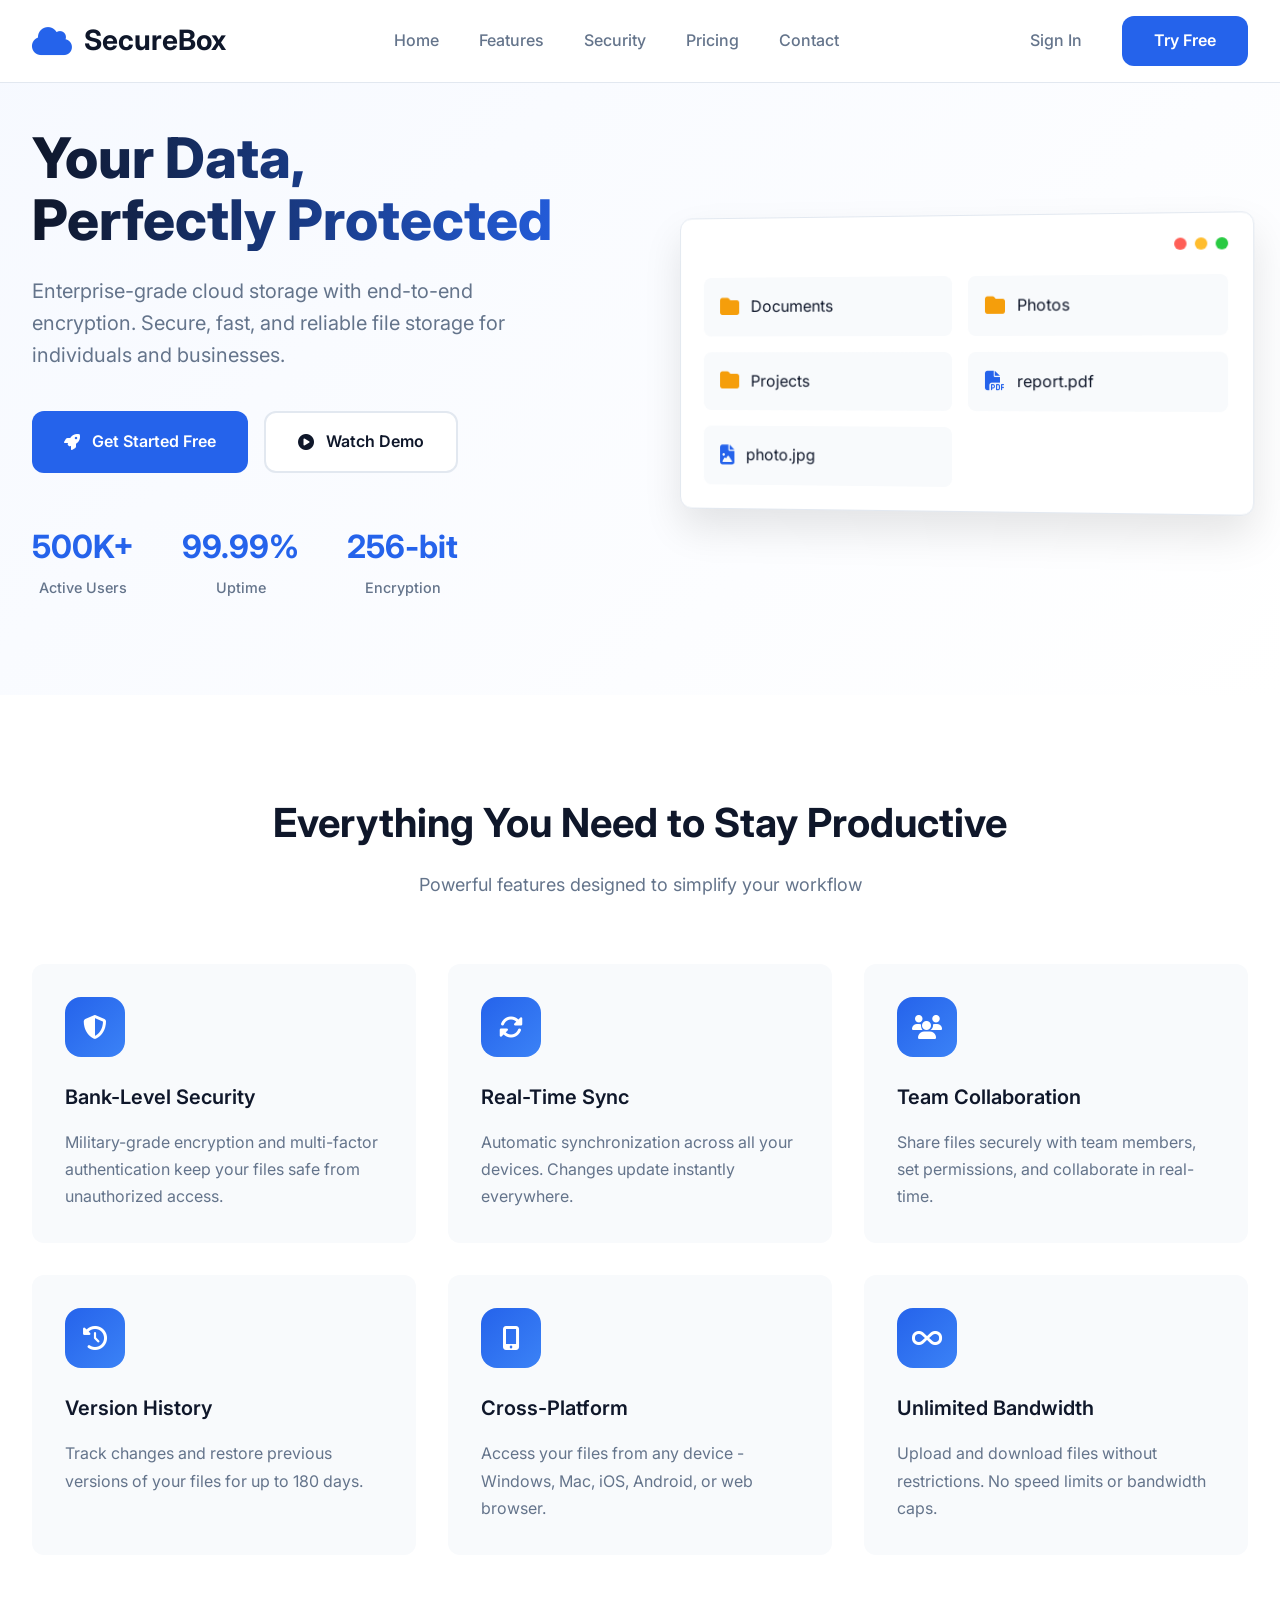
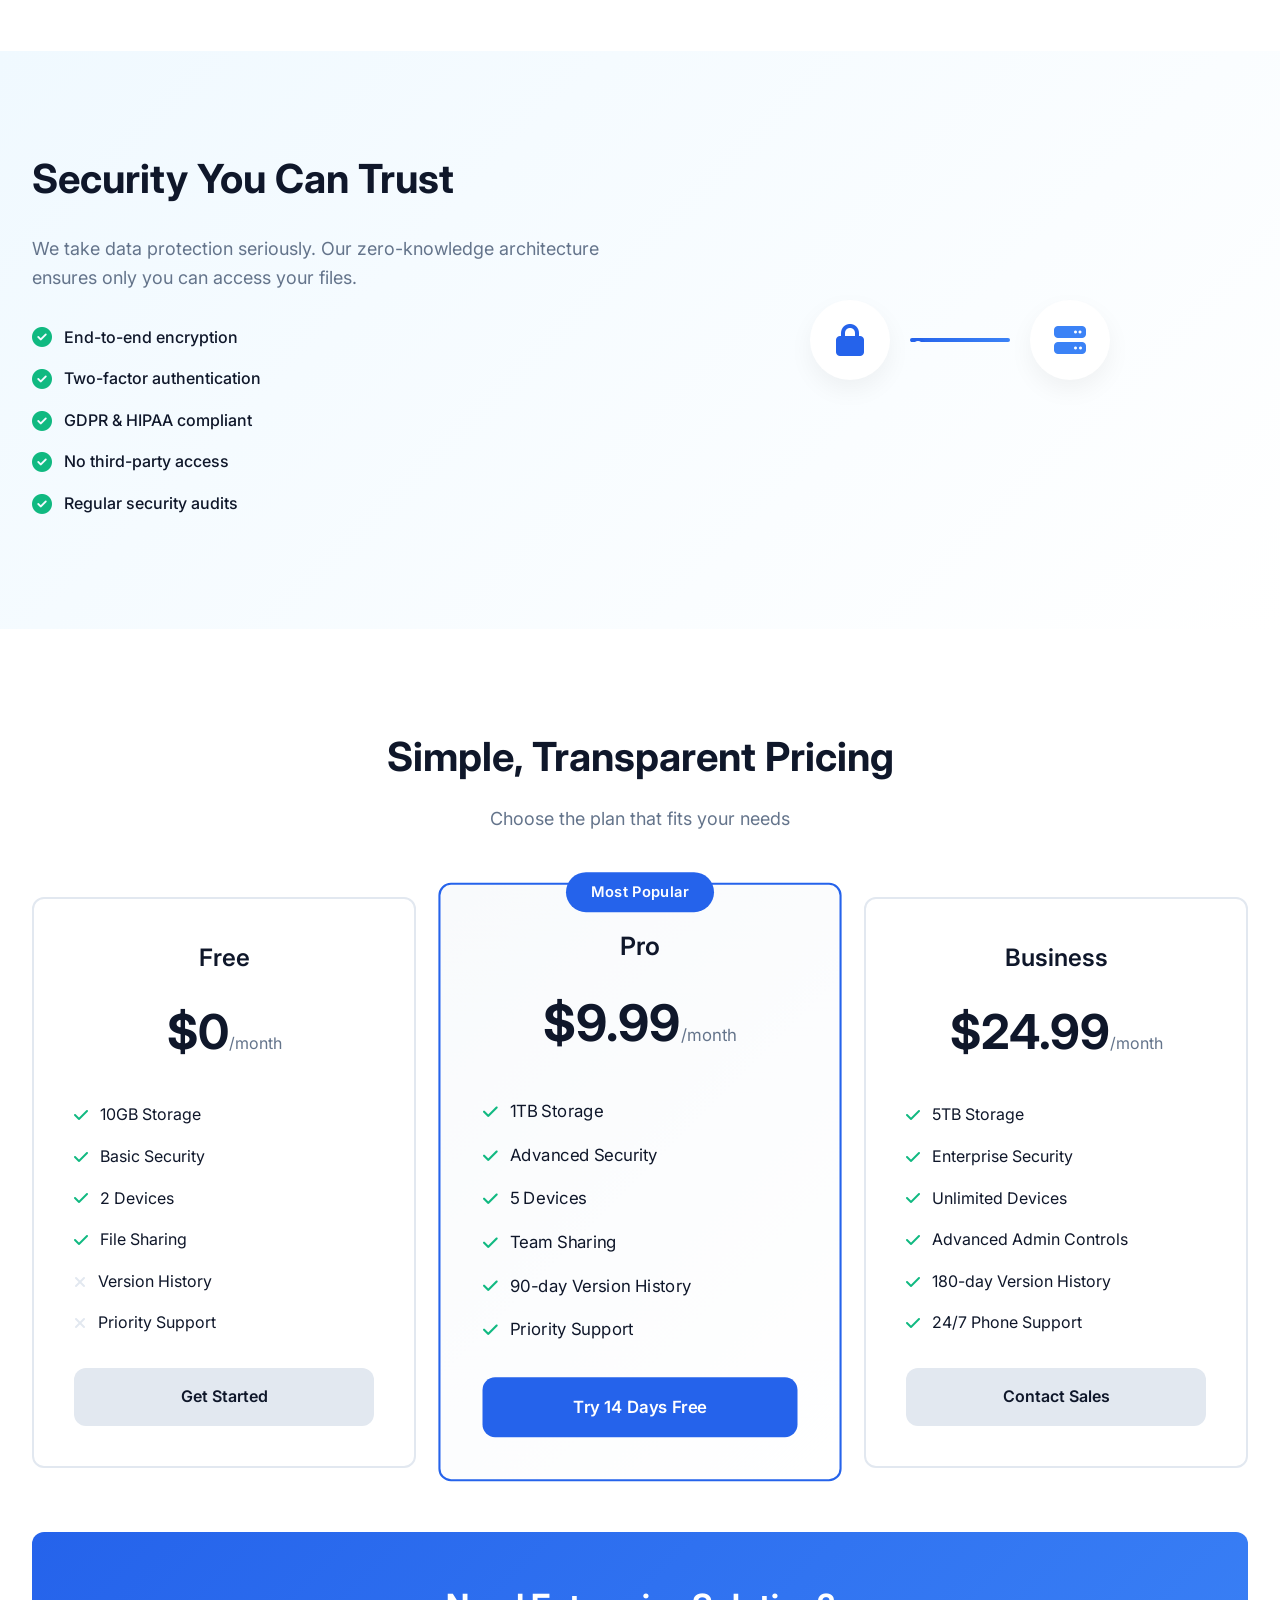
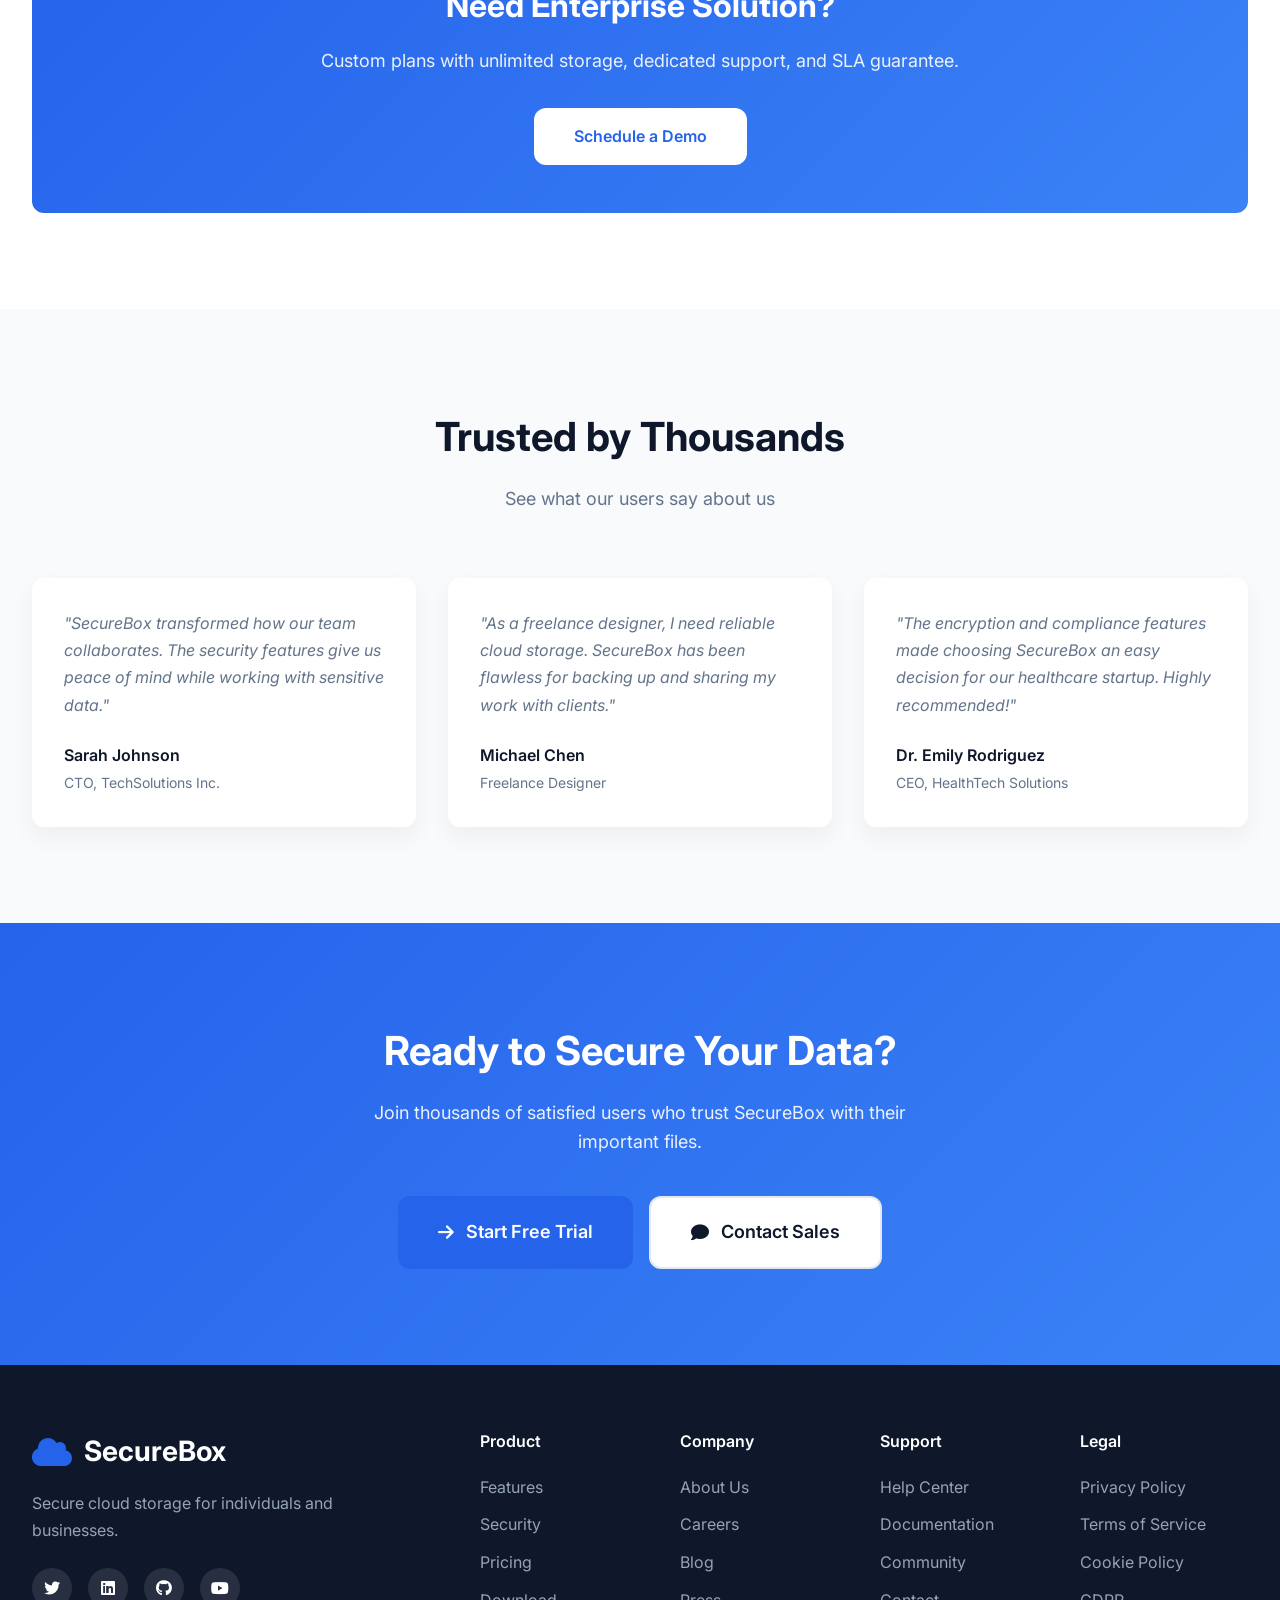
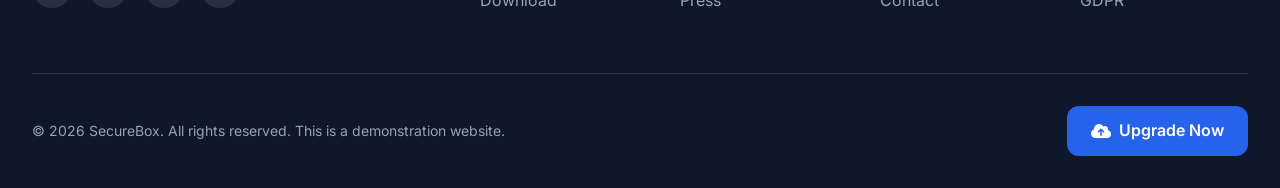
<file: html/index.html>
<!DOCTYPE html>
<html lang="en">
<head>
    <meta charset="UTF-8">
    <meta name="viewport" content="width=device-width, initial-scale=1.0">
    <title>SecureBox - Secure Cloud Storage</title>
    <link rel="stylesheet" href="css/style.css">
    <link rel="stylesheet" href="https://cdnjs.cloudflare.com/ajax/libs/font-awesome/6.4.0/css/all.min.css">
    <link rel="preconnect" href="https://fonts.googleapis.com">
    <link rel="preconnect" href="https://fonts.gstatic.com" crossorigin>
    <link href="https://fonts.googleapis.com/css2?family=Inter:wght@300;400;500;600;700&display=swap" rel="stylesheet">
</head>
<body>
    <nav class="navbar">
        <div class="container">
            <div class="logo">
                <i class="fas fa-cloud"></i>
                <span>SecureBox</span>
            </div>
            <ul class="nav-links">
                <li><a href="#home">Home</a></li>
                <li><a href="#features">Features</a></li>
                <li><a href="#security">Security</a></li>
                <li><a href="#pricing">Pricing</a></li>
                <li><a href="#contact">Contact</a></li>
            </ul>
            <div class="nav-buttons">
                <a href="#" class="btn-login">Sign In</a>
                <a href="#pricing" class="btn-trial">Try Free</a>
            </div>
        </div>
    </nav>

    <section class="hero" id="home">
        <div class="container">
            <div class="hero-content">
                <h1>Your Data,<br>Perfectly Protected</h1>
                <p class="subtitle">Enterprise-grade cloud storage with end-to-end encryption. Secure, fast, and reliable file storage for individuals and businesses.</p>
                <div class="hero-buttons">
                    <a href="#pricing" class="btn-primary">
                        <i class="fas fa-rocket"></i> Get Started Free
                    </a>
                    <a href="#features" class="btn-secondary">
                        <i class="fas fa-play-circle"></i> Watch Demo
                    </a>
                </div>
                <div class="hero-stats">
                    <div class="stat-item">
                        <div class="stat-number">500K+</div>
                        <div class="stat-label">Active Users</div>
                    </div>
                    <div class="stat-item">
                        <div class="stat-number">99.99%</div>
                        <div class="stat-label">Uptime</div>
                    </div>
                    <div class="stat-item">
                        <div class="stat-number">256-bit</div>
                        <div class="stat-label">Encryption</div>
                    </div>
                </div>
            </div>
            <div class="hero-image">
                <div class="mockup-dashboard">
                    <div class="mockup-header">
                        <div class="mockup-dots">
                            <span class="dot red"></span>
                            <span class="dot yellow"></span>
                            <span class="dot green"></span>
                        </div>
                    </div>
                    <div class="mockup-content">
                        <div class="folder">
                            <i class="fas fa-folder"></i>
                            <span>Documents</span>
                        </div>
                        <div class="folder">
                            <i class="fas fa-folder"></i>
                            <span>Photos</span>
                        </div>
                        <div class="folder">
                            <i class="fas fa-folder"></i>
                            <span>Projects</span>
                        </div>
                        <div class="file">
                            <i class="fas fa-file-pdf"></i>
                            <span>report.pdf</span>
                        </div>
                        <div class="file">
                            <i class="fas fa-file-image"></i>
                            <span>photo.jpg</span>
                        </div>
                    </div>
                </div>
            </div>
        </div>
    </section>

    <section class="features" id="features">
        <div class="container">
            <div class="section-header">
                <h2>Everything You Need to Stay Productive</h2>
                <p>Powerful features designed to simplify your workflow</p>
            </div>
            <div class="features-grid">
                <div class="feature-card">
                    <div class="feature-icon">
                        <i class="fas fa-shield-alt"></i>
                    </div>
                    <h3>Bank-Level Security</h3>
                    <p>Military-grade encryption and multi-factor authentication keep your files safe from unauthorized access.</p>
                </div>
                <div class="feature-card">
                    <div class="feature-icon">
                        <i class="fas fa-sync-alt"></i>
                    </div>
                    <h3>Real-Time Sync</h3>
                    <p>Automatic synchronization across all your devices. Changes update instantly everywhere.</p>
                </div>
                <div class="feature-card">
                    <div class="feature-icon">
                        <i class="fas fa-users"></i>
                    </div>
                    <h3>Team Collaboration</h3>
                    <p>Share files securely with team members, set permissions, and collaborate in real-time.</p>
                </div>
                <div class="feature-card">
                    <div class="feature-icon">
                        <i class="fas fa-history"></i>
                    </div>
                    <h3>Version History</h3>
                    <p>Track changes and restore previous versions of your files for up to 180 days.</p>
                </div>
                <div class="feature-card">
                    <div class="feature-icon">
                        <i class="fas fa-mobile-alt"></i>
                    </div>
                    <h3>Cross-Platform</h3>
                    <p>Access your files from any device - Windows, Mac, iOS, Android, or web browser.</p>
                </div>
                <div class="feature-card">
                    <div class="feature-icon">
                        <i class="fas fa-infinity"></i>
                    </div>
                    <h3>Unlimited Bandwidth</h3>
                    <p>Upload and download files without restrictions. No speed limits or bandwidth caps.</p>
                </div>
            </div>
        </div>
    </section>

    <section class="security" id="security">
        <div class="container">
            <div class="security-content">
                <div class="security-text">
                    <h2>Security You Can Trust</h2>
                    <p>We take data protection seriously. Our zero-knowledge architecture ensures only you can access your files.</p>
                    <ul class="security-list">
                        <li>
                            <i class="fas fa-check-circle"></i>
                            <span>End-to-end encryption</span>
                        </li>
                        <li>
                            <i class="fas fa-check-circle"></i>
                            <span>Two-factor authentication</span>
                        </li>
                        <li>
                            <i class="fas fa-check-circle"></i>
                            <span>GDPR & HIPAA compliant</span>
                        </li>
                        <li>
                            <i class="fas fa-check-circle"></i>
                            <span>No third-party access</span>
                        </li>
                        <li>
                            <i class="fas fa-check-circle"></i>
                            <span>Regular security audits</span>
                        </li>
                    </ul>
                </div>
                <div class="security-visual">
                    <div class="encryption-animation">
                        <div class="lock-icon">
                            <i class="fas fa-lock"></i>
                        </div>
                        <div class="data-flow">
                            <div class="data-node"></div>
                            <div class="data-node"></div>
                            <div class="data-node"></div>
                        </div>
                        <div class="server-icon">
                            <i class="fas fa-server"></i>
                        </div>
                    </div>
                </div>
            </div>
        </div>
    </section>

    <section class="pricing" id="pricing">
        <div class="container">
            <div class="section-header">
                <h2>Simple, Transparent Pricing</h2>
                <p>Choose the plan that fits your needs</p>
            </div>
            <div class="pricing-cards">
                <div class="pricing-card">
                    <div class="plan-header">
                        <h3>Free</h3>
                        <div class="price">$0<span>/month</span></div>
                    </div>
                    <ul class="plan-features">
                        <li><i class="fas fa-check"></i> 10GB Storage</li>
                        <li><i class="fas fa-check"></i> Basic Security</li>
                        <li><i class="fas fa-check"></i> 2 Devices</li>
                        <li><i class="fas fa-check"></i> File Sharing</li>
                        <li><i class="fas fa-times"></i> Version History</li>
                        <li><i class="fas fa-times"></i> Priority Support</li>
                    </ul>
                    <a href="#" class="btn-plan">Get Started</a>
                </div>
                
                <div class="pricing-card popular">
                    <div class="popular-badge">Most Popular</div>
                    <div class="plan-header">
                        <h3>Pro</h3>
                        <div class="price">$9.99<span>/month</span></div>
                    </div>
                    <ul class="plan-features">
                        <li><i class="fas fa-check"></i> 1TB Storage</li>
                        <li><i class="fas fa-check"></i> Advanced Security</li>
                        <li><i class="fas fa-check"></i> 5 Devices</li>
                        <li><i class="fas fa-check"></i> Team Sharing</li>
                        <li><i class="fas fa-check"></i> 90-day Version History</li>
                        <li><i class="fas fa-check"></i> Priority Support</li>
                    </ul>
                    <a href="#" class="btn-plan btn-popular">Try 14 Days Free</a>
                </div>
                
                <div class="pricing-card">
                    <div class="plan-header">
                        <h3>Business</h3>
                        <div class="price">$24.99<span>/month</span></div>
                    </div>
                    <ul class="plan-features">
                        <li><i class="fas fa-check"></i> 5TB Storage</li>
                        <li><i class="fas fa-check"></i> Enterprise Security</li>
                        <li><i class="fas fa-check"></i> Unlimited Devices</li>
                        <li><i class="fas fa-check"></i> Advanced Admin Controls</li>
                        <li><i class="fas fa-check"></i> 180-day Version History</li>
                        <li><i class="fas fa-check"></i> 24/7 Phone Support</li>
                    </ul>
                    <a href="#" class="btn-plan">Contact Sales</a>
                </div>
            </div>
            
            <div class="enterprise-cta">
                <h3>Need Enterprise Solution?</h3>
                <p>Custom plans with unlimited storage, dedicated support, and SLA guarantee.</p>
                <a href="#contact" class="btn-enterprise">Schedule a Demo</a>
            </div>
        </div>
    </section>

    <section class="testimonials">
        <div class="container">
            <div class="section-header">
                <h2>Trusted by Thousands</h2>
                <p>See what our users say about us</p>
            </div>
            <div class="testimonial-grid">
                <div class="testimonial-card">
                    <div class="testimonial-content">
                        <p>"SecureBox transformed how our team collaborates. The security features give us peace of mind while working with sensitive data."</p>
                    </div>
                    <div class="testimonial-author">
                        <div class="author-info">
                            <h4>Sarah Johnson</h4>
                            <p>CTO, TechSolutions Inc.</p>
                        </div>
                    </div>
                </div>
                
                <div class="testimonial-card">
                    <div class="testimonial-content">
                        <p>"As a freelance designer, I need reliable cloud storage. SecureBox has been flawless for backing up and sharing my work with clients."</p>
                    </div>
                    <div class="testimonial-author">
                        <div class="author-info">
                            <h4>Michael Chen</h4>
                            <p>Freelance Designer</p>
                        </div>
                    </div>
                </div>
                
                <div class="testimonial-card">
                    <div class="testimonial-content">
                        <p>"The encryption and compliance features made choosing SecureBox an easy decision for our healthcare startup. Highly recommended!"</p>
                    </div>
                    <div class="testimonial-author">
                        <div class="author-info">
                            <h4>Dr. Emily Rodriguez</h4>
                            <p>CEO, HealthTech Solutions</p>
                        </div>
                    </div>
                </div>
            </div>
        </div>
    </section>

    <section class="cta-section">
        <div class="container">
            <div class="cta-content">
                <h2>Ready to Secure Your Data?</h2>
                <p>Join thousands of satisfied users who trust SecureBox with their important files.</p>
                <div class="cta-buttons">
                    <a href="#pricing" class="btn-primary btn-large">
                        <i class="fas fa-arrow-right"></i> Start Free Trial
                    </a>
                    <a href="#contact" class="btn-secondary btn-large">
                        <i class="fas fa-comment"></i> Contact Sales
                    </a>
                </div>
            </div>
        </div>
    </section>

    <footer id="contact">
        <div class="container">
            <div class="footer-content">
                <div class="footer-brand">
                    <div class="logo">
                        <i class="fas fa-cloud"></i>
                        <span>SecureBox</span>
                    </div>
                    <p class="footer-description">Secure cloud storage for individuals and businesses.</p>
                    <div class="social-links">
                        <a href="#"><i class="fab fa-twitter"></i></a>
                        <a href="#"><i class="fab fa-linkedin"></i></a>
                        <a href="#"><i class="fab fa-github"></i></a>
                        <a href="#"><i class="fab fa-youtube"></i></a>
                    </div>
                </div>
                
                <div class="footer-links">
                    <div class="link-group">
                        <h4>Product</h4>
                        <ul>
                            <li><a href="#features">Features</a></li>
                            <li><a href="#security">Security</a></li>
                            <li><a href="#pricing">Pricing</a></li>
                            <li><a href="#">Download</a></li>
                        </ul>
                    </div>
                    
                    <div class="link-group">
                        <h4>Company</h4>
                        <ul>
                            <li><a href="#">About Us</a></li>
                            <li><a href="#">Careers</a></li>
                            <li><a href="#">Blog</a></li>
                            <li><a href="#">Press</a></li>
                        </ul>
                    </div>
                    
                    <div class="link-group">
                        <h4>Support</h4>
                        <ul>
                            <li><a href="#">Help Center</a></li>
                            <li><a href="#">Documentation</a></li>
                            <li><a href="#">Community</a></li>
                            <li><a href="#contact">Contact</a></li>
                        </ul>
                    </div>
                    
                    <div class="link-group">
                        <h4>Legal</h4>
                        <ul>
                            <li><a href="#">Privacy Policy</a></li>
                            <li><a href="#">Terms of Service</a></li>
                            <li><a href="#">Cookie Policy</a></li>
                            <li><a href="#">GDPR</a></li>
                        </ul>
                    </div>
                </div>
            </div>
            
            <div class="footer-bottom">
                <div class="copyright">
                    <p>&copy; 2024 SecureBox. All rights reserved. This is a demonstration website.</p>
                </div>
                <div class="footer-cta">
                    <a href="#" class="btn-upgrade">
                        <i class="fas fa-cloud-upload-alt"></i> Upgrade Now
                    </a>
                </div>
            </div>
        </div>
    </footer>

    <script src="js/script.js"></script>
</body>
</html>
</file>
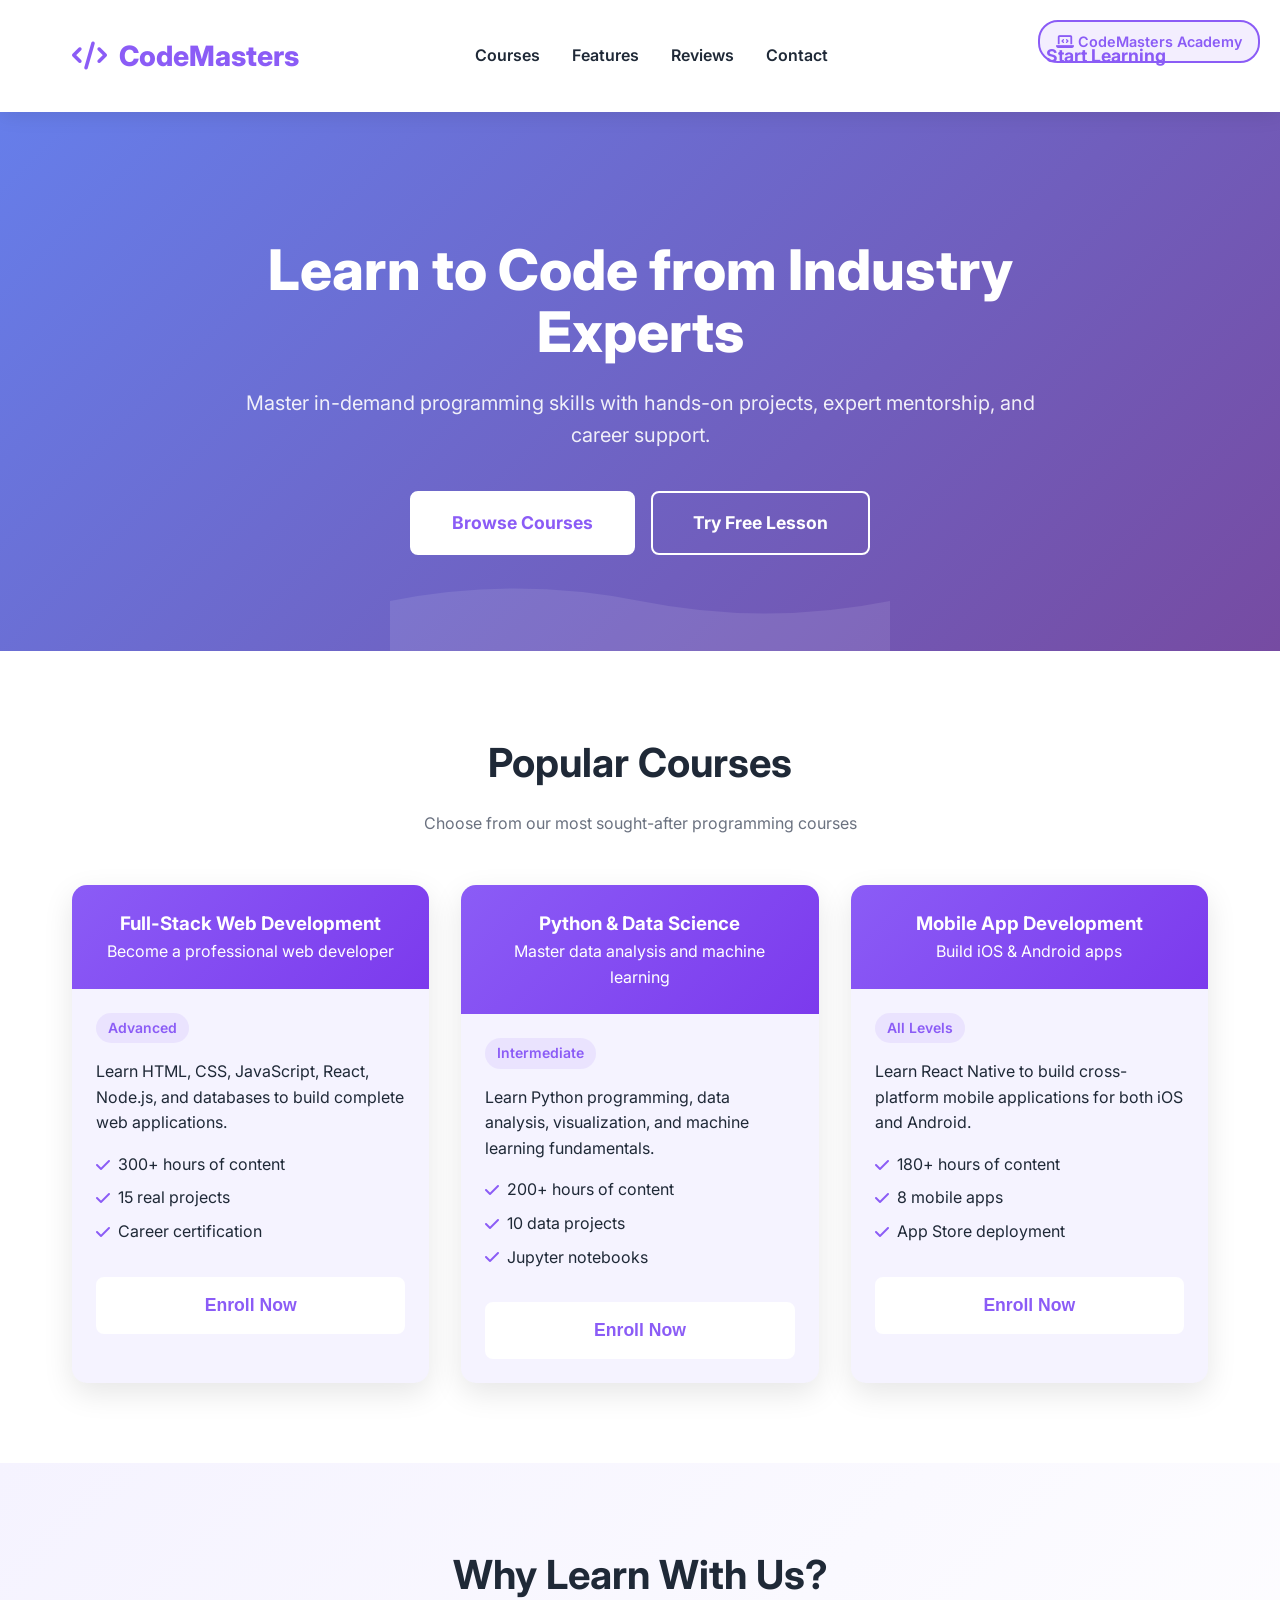
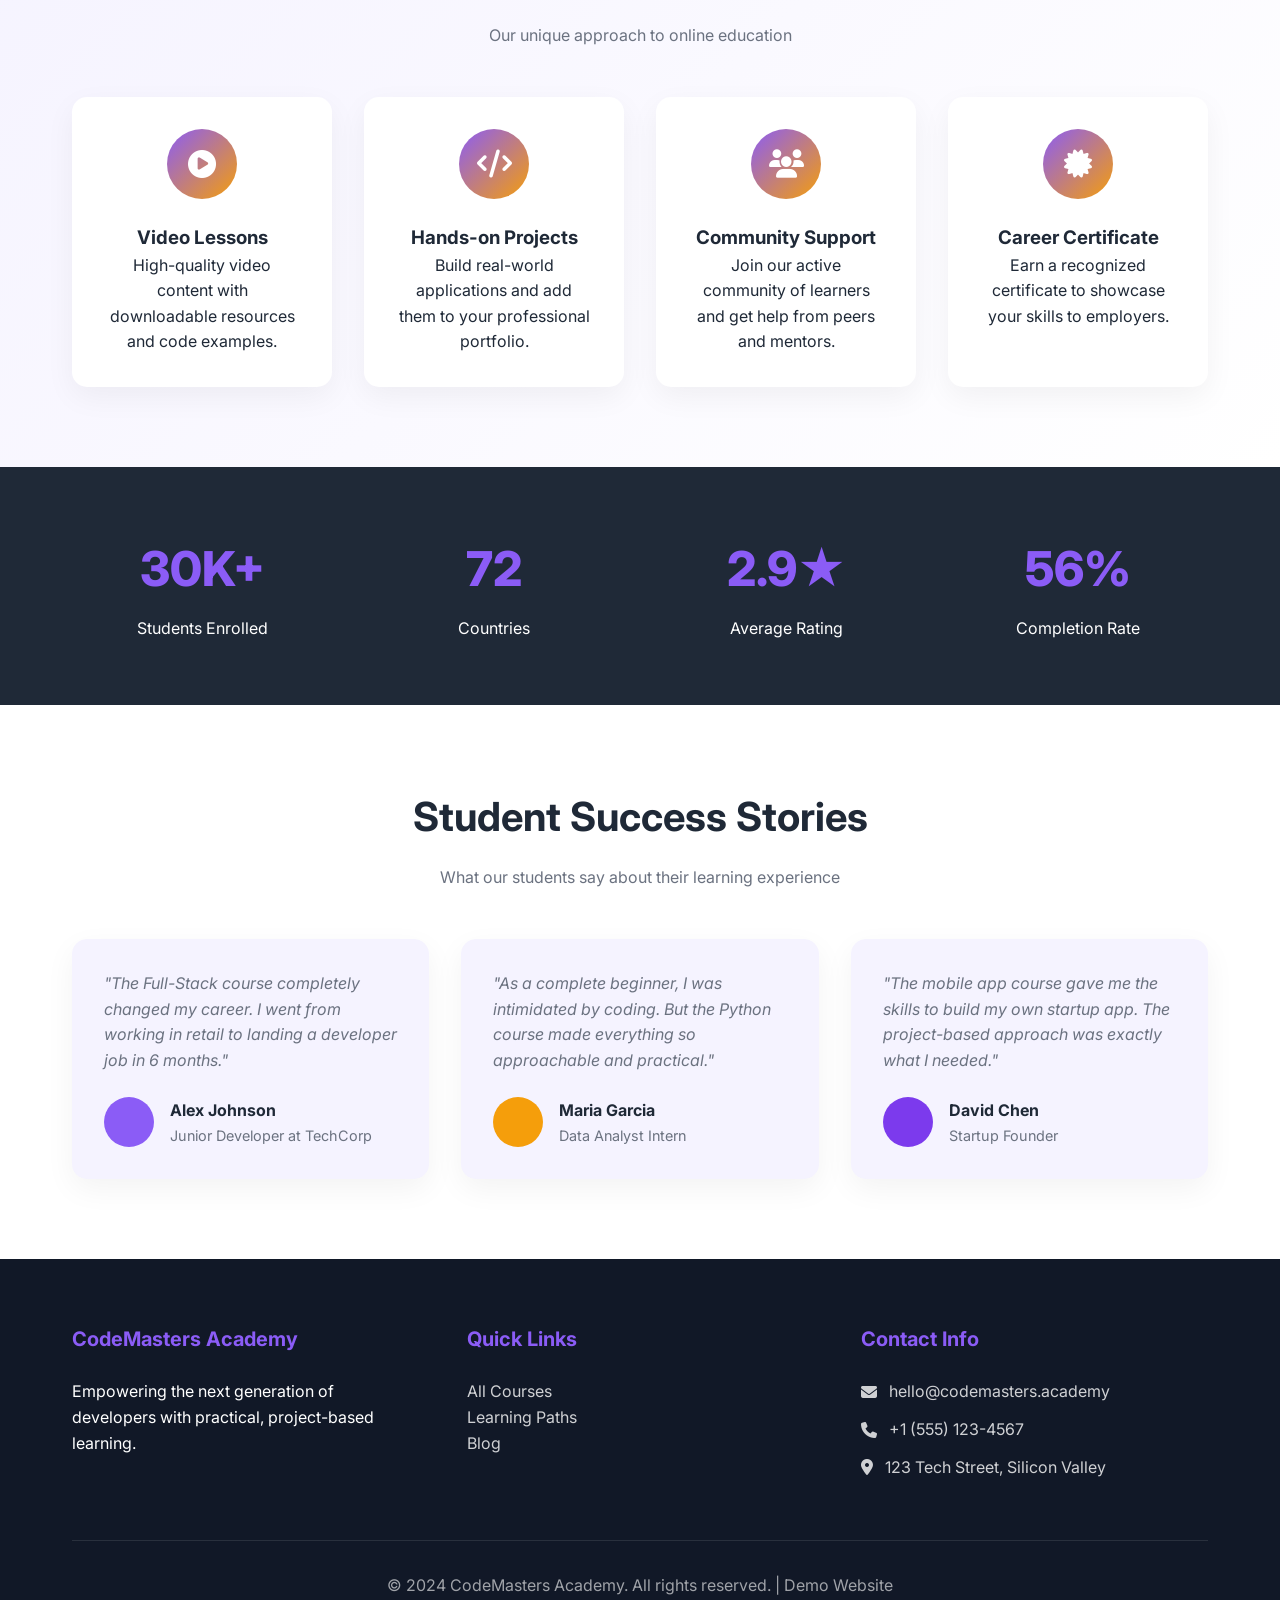
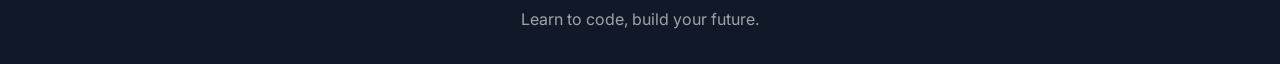
<file: sites/codemasters-academy/index.html>
<!DOCTYPE html>
<html lang="en">
<head>
    <meta charset="UTF-8">
    <meta name="viewport" content="width=device-width, initial-scale=1.0">
    <title>CodeMasters Academy | Learn to Code Online</title>
    <style>
        :root {
            --primary: #8b5cf6;
            --secondary: #7c3aed;
            --accent: #f59e0b;
            --dark: #1f2937;
            --light: #f5f3ff;
        }
        
        * {
            margin: 0;
            padding: 0;
            box-sizing: border-box;
        }
        
        body {
            font-family: 'Inter', -apple-system, BlinkMacSystemFont, sans-serif;
            line-height: 1.6;
            color: var(--dark);
            background: #f9fafb;
        }
        
        .site-badge {
            position: fixed;
            top: 20px;
            right: 20px;
            background: rgba(139, 92, 246, 0.1);
            color: var(--primary);
            padding: 0.5rem 1rem;
            border-radius: 20px;
            font-size: 0.9rem;
            border: 2px solid var(--primary);
            z-index: 1000;
            font-weight: 600;
        }
        
        .container {
            max-width: 1200px;
            margin: 0 auto;
            padding: 0 2rem;
        }
        
        /* Header */
        .header {
            background: white;
            box-shadow: 0 2px 20px rgba(0,0,0,0.1);
            position: sticky;
            top: 0;
            z-index: 999;
        }
        
        .nav {
            display: flex;
            justify-content: space-between;
            align-items: center;
            padding: 1.5rem 0;
        }
        
        .logo {
            display: flex;
            align-items: center;
            gap: 0.75rem;
            font-size: 1.75rem;
            font-weight: 800;
            color: var(--primary);
        }
        
        /* Hero */
        .hero {
            background: linear-gradient(135deg, #667eea 0%, #764ba2 100%);
            color: white;
            padding: 8rem 0 6rem;
            position: relative;
            overflow: hidden;
        }
        
        .hero::before {
            content: '';
            position: absolute;
            top: 0;
            left: 0;
            right: 0;
            bottom: 0;
            background: url('data:image/svg+xml,<svg xmlns="http://www.w3.org/2000/svg" viewBox="0 0 1000 200"><path d="M0,100 Q250,50 500,100 T1000,100 V200 H0 Z" fill="rgba(255,255,255,0.1)"/></svg>');
            background-size: 100% 100px;
            background-position: bottom;
            background-repeat: no-repeat;
        }
        
        .hero-content {
            max-width: 800px;
            margin: 0 auto;
            text-align: center;
            position: relative;
            z-index: 2;
        }
        
        .hero h1 {
            font-size: 3.5rem;
            font-weight: 800;
            margin-bottom: 1.5rem;
            line-height: 1.1;
        }
        
        .hero p {
            font-size: 1.25rem;
            opacity: 0.9;
            margin-bottom: 2.5rem;
        }
        
        .btn {
            display: inline-block;
            background: white;
            color: var(--primary);
            padding: 1rem 2.5rem;
            border-radius: 8px;
            text-decoration: none;
            font-weight: 700;
            font-size: 1.1rem;
            transition: all 0.3s;
            border: 2px solid white;
        }
        
        .btn:hover {
            background: transparent;
            color: white;
            transform: translateY(-3px);
            box-shadow: 0 10px 30px rgba(0,0,0,0.2);
        }
        
        /* Courses */
        .courses {
            padding: 5rem 0;
            background: white;
        }
        
        .courses-grid {
            display: grid;
            grid-template-columns: repeat(auto-fit, minmax(300px, 1fr));
            gap: 2rem;
            margin-top: 3rem;
        }
        
        .course-card {
            background: var(--light);
            border-radius: 15px;
            overflow: hidden;
            box-shadow: 0 10px 30px rgba(0,0,0,0.1);
            transition: all 0.3s;
        }
        
        .course-card:hover {
            transform: translateY(-10px);
            box-shadow: 0 20px 40px rgba(139, 92, 246, 0.2);
        }
        
        .course-header {
            background: linear-gradient(135deg, var(--primary), var(--secondary));
            color: white;
            padding: 1.5rem;
            text-align: center;
        }
        
        .course-content {
            padding: 1.5rem;
        }
        
        .course-level {
            display: inline-block;
            background: rgba(139, 92, 246, 0.1);
            color: var(--primary);
            padding: 0.25rem 0.75rem;
            border-radius: 20px;
            font-size: 0.875rem;
            font-weight: 600;
            margin-bottom: 1rem;
        }
        
        .course-features {
            list-style: none;
            margin: 1rem 0;
        }
        
        .course-features li {
            margin-bottom: 0.5rem;
            display: flex;
            align-items: center;
            gap: 0.5rem;
        }
        
        .course-features i {
            color: var(--primary);
        }
        
        /* Features */
        .features {
            padding: 5rem 0;
            background: linear-gradient(135deg, #f5f3ff 0%, #ffffff 100%);
        }
        
        .features-grid {
            display: grid;
            grid-template-columns: repeat(auto-fit, minmax(250px, 1fr));
            gap: 2rem;
        }
        
        .feature-card {
            background: white;
            padding: 2rem;
            border-radius: 15px;
            text-align: center;
            box-shadow: 0 10px 30px rgba(0,0,0,0.05);
            transition: transform 0.3s;
        }
        
        .feature-card:hover {
            transform: translateY(-5px);
        }
        
        .feature-icon {
            width: 70px;
            height: 70px;
            background: linear-gradient(135deg, var(--primary), var(--accent));
            border-radius: 50%;
            display: flex;
            align-items: center;
            justify-content: center;
            margin: 0 auto 1.5rem;
        }
        
        .feature-icon i {
            color: white;
            font-size: 1.75rem;
        }
        
        /* Stats */
        .stats {
            background: var(--dark);
            color: white;
            padding: 4rem 0;
            text-align: center;
        }
        
        .stats-grid {
            display: grid;
            grid-template-columns: repeat(auto-fit, minmax(200px, 1fr));
            gap: 2rem;
        }
        
        .stat-item h3 {
            font-size: 3rem;
            font-weight: 800;
            color: var(--primary);
            margin-bottom: 0.5rem;
        }
        
        /* Testimonials */
        .testimonials {
            padding: 5rem 0;
            background: white;
        }
        
        .testimonials-grid {
            display: grid;
            grid-template-columns: repeat(auto-fit, minmax(300px, 1fr));
            gap: 2rem;
            margin-top: 3rem;
        }
        
        .testimonial-card {
            background: var(--light);
            padding: 2rem;
            border-radius: 15px;
            box-shadow: 0 10px 30px rgba(0,0,0,0.05);
        }
        
        .testimonial-text {
            font-style: italic;
            margin-bottom: 1.5rem;
            color: #6b7280;
        }
        
        /* Footer */
        .footer {
            background: #111827;
            color: white;
            padding: 4rem 0 2rem;
        }
        
        .footer-content {
            display: grid;
            grid-template-columns: repeat(auto-fit, minmax(250px, 1fr));
            gap: 3rem;
            margin-bottom: 3rem;
        }
        
        .footer-section h4 {
            color: var(--primary);
            margin-bottom: 1.5rem;
            font-size: 1.25rem;
        }
        
        .contact-info p {
            display: flex;
            align-items: center;
            gap: 0.75rem;
            margin-bottom: 0.75rem;
            color: rgba(255,255,255,0.8);
        }
        
        .copyright {
            text-align: center;
            padding-top: 2rem;
            border-top: 1px solid rgba(255,255,255,0.1);
            color: rgba(255,255,255,0.6);
        }
        
        /* Responsive */
        @media (max-width: 768px) {
            .hero h1 {
                font-size: 2.5rem;
            }
            
            .nav {
                flex-direction: column;
                gap: 1rem;
            }
        }
    </style>
    <link rel="stylesheet" href="https://cdnjs.cloudflare.com/ajax/libs/font-awesome/6.4.0/css/all.min.css">
    <link href="https://fonts.googleapis.com/css2?family=Inter:wght@400;500;600;700;800&display=swap" rel="stylesheet">
</head>
<body>
    <div class="site-badge">
        <i class="fas fa-laptop-code"></i> CodeMasters Academy
    </div>
    
    <header class="header">
        <div class="container">
            <nav class="nav">
                <div class="logo">
                    <i class="fas fa-code"></i>
                    CodeMasters
                </div>
                <div style="display: flex; gap: 2rem;">
                    <a href="#courses" style="color: var(--dark); text-decoration: none; font-weight: 600;">Courses</a>
                    <a href="#features" style="color: var(--dark); text-decoration: none; font-weight: 600;">Features</a>
                    <a href="#testimonials" style="color: var(--dark); text-decoration: none; font-weight: 600;">Reviews</a>
                    <a href="#contact" style="color: var(--dark); text-decoration: none; font-weight: 600;">Contact</a>
                </div>
                <a href="#courses" class="btn" style="color: var(--primary);">Start Learning</a>
            </nav>
        </div>
    </header>

    <section class="hero">
        <div class="container">
            <div class="hero-content">
                <h1>Learn to Code from Industry Experts</h1>
                <p>Master in-demand programming skills with hands-on projects, expert mentorship, and career support.</p>
                <div style="display: flex; gap: 1rem; justify-content: center; margin-top: 2rem;">
                    <a href="#courses" class="btn">Browse Courses</a>
                    <a href="#features" class="btn" style="background: transparent; color: white;">Try Free Lesson</a>
                </div>
            </div>
        </div>
    </section>

    <section class="courses" id="courses">
        <div class="container">
            <div style="text-align: center; margin-bottom: 3rem;">
                <h2 style="font-size: 2.5rem; color: var(--dark); margin-bottom: 1rem;">Popular Courses</h2>
                <p style="color: #6b7280;">Choose from our most sought-after programming courses</p>
            </div>
            <div class="courses-grid">
                <div class="course-card">
                    <div class="course-header">
                        <h3>Full-Stack Web Development</h3>
                        <p>Become a professional web developer</p>
                    </div>
                    <div class="course-content">
                        <span class="course-level">Advanced</span>
                        <p>Learn HTML, CSS, JavaScript, React, Node.js, and databases to build complete web applications.</p>
                        <ul class="course-features">
                            <li><i class="fas fa-check"></i> 300+ hours of content</li>
                            <li><i class="fas fa-check"></i> 15 real projects</li>
                            <li><i class="fas fa-check"></i> Career certification</li>
                        </ul>
                        <button class="btn" style="width: 100%; margin-top: 1rem;">Enroll Now</button>
                    </div>
                </div>
                
                <div class="course-card">
                    <div class="course-header">
                        <h3>Python & Data Science</h3>
                        <p>Master data analysis and machine learning</p>
                    </div>
                    <div class="course-content">
                        <span class="course-level">Intermediate</span>
                        <p>Learn Python programming, data analysis, visualization, and machine learning fundamentals.</p>
                        <ul class="course-features">
                            <li><i class="fas fa-check"></i> 200+ hours of content</li>
                            <li><i class="fas fa-check"></i> 10 data projects</li>
                            <li><i class="fas fa-check"></i> Jupyter notebooks</li>
                        </ul>
                        <button class="btn" style="width: 100%; margin-top: 1rem;">Enroll Now</button>
                    </div>
                </div>
                
                <div class="course-card">
                    <div class="course-header">
                        <h3>Mobile App Development</h3>
                        <p>Build iOS & Android apps</p>
                    </div>
                    <div class="course-content">
                        <span class="course-level">All Levels</span>
                        <p>Learn React Native to build cross-platform mobile applications for both iOS and Android.</p>
                        <ul class="course-features">
                            <li><i class="fas fa-check"></i> 180+ hours of content</li>
                            <li><i class="fas fa-check"></i> 8 mobile apps</li>
                            <li><i class="fas fa-check"></i> App Store deployment</li>
                        </ul>
                        <button class="btn" style="width: 100%; margin-top: 1rem;">Enroll Now</button>
                    </div>
                </div>
            </div>
        </div>
    </section>

    <section class="features" id="features">
        <div class="container">
            <div style="text-align: center; margin-bottom: 3rem;">
                <h2 style="font-size: 2.5rem; color: var(--dark); margin-bottom: 1rem;">Why Learn With Us?</h2>
                <p style="color: #6b7280;">Our unique approach to online education</p>
            </div>
            <div class="features-grid">
                <div class="feature-card">
                    <div class="feature-icon">
                        <i class="fas fa-play-circle"></i>
                    </div>
                    <h3>Video Lessons</h3>
                    <p>High-quality video content with downloadable resources and code examples.</p>
                </div>
                <div class="feature-card">
                    <div class="feature-icon">
                        <i class="fas fa-code"></i>
                    </div>
                    <h3>Hands-on Projects</h3>
                    <p>Build real-world applications and add them to your professional portfolio.</p>
                </div>
                <div class="feature-card">
                    <div class="feature-icon">
                        <i class="fas fa-users"></i>
                    </div>
                    <h3>Community Support</h3>
                    <p>Join our active community of learners and get help from peers and mentors.</p>
                </div>
                <div class="feature-card">
                    <div class="feature-icon">
                        <i class="fas fa-certificate"></i>
                    </div>
                    <h3>Career Certificate</h3>
                    <p>Earn a recognized certificate to showcase your skills to employers.</p>
                </div>
            </div>
        </div>
    </section>

    <section class="stats">
        <div class="container">
            <div class="stats-grid">
                <div class="stat-item">
                    <h3>50K+</h3>
                    <p>Students Enrolled</p>
                </div>
                <div class="stat-item">
                    <h3>120+</h3>
                    <p>Countries</p>
                </div>
                <div class="stat-item">
                    <h3>4.8★</h3>
                    <p>Average Rating</p>
                </div>
                <div class="stat-item">
                    <h3>95%</h3>
                    <p>Completion Rate</p>
                </div>
            </div>
        </div>
    </section>

    <section class="testimonials" id="testimonials">
        <div class="container">
            <div style="text-align: center; margin-bottom: 3rem;">
                <h2 style="font-size: 2.5rem; color: var(--dark); margin-bottom: 1rem;">Student Success Stories</h2>
                <p style="color: #6b7280;">What our students say about their learning experience</p>
            </div>
            <div class="testimonials-grid">
                <div class="testimonial-card">
                    <div class="testimonial-text">
                        "The Full-Stack course completely changed my career. I went from working in retail to landing a developer job in 6 months."
                    </div>
                    <div style="display: flex; align-items: center; gap: 1rem;">
                        <div style="width: 50px; height: 50px; background: var(--primary); border-radius: 50%;"></div>
                        <div>
                            <strong>Alex Johnson</strong>
                            <p style="color: #6b7280; font-size: 0.9rem;">Junior Developer at TechCorp</p>
                        </div>
                    </div>
                </div>
                
                <div class="testimonial-card">
                    <div class="testimonial-text">
                        "As a complete beginner, I was intimidated by coding. But the Python course made everything so approachable and practical."
                    </div>
                    <div style="display: flex; align-items: center; gap: 1rem;">
                        <div style="width: 50px; height: 50px; background: var(--accent); border-radius: 50%;"></div>
                        <div>
                            <strong>Maria Garcia</strong>
                            <p style="color: #6b7280; font-size: 0.9rem;">Data Analyst Intern</p>
                        </div>
                    </div>
                </div>
                
                <div class="testimonial-card">
                    <div class="testimonial-text">
                        "The mobile app course gave me the skills to build my own startup app. The project-based approach was exactly what I needed."
                    </div>
                    <div style="display: flex; align-items: center; gap: 1rem;">
                        <div style="width: 50px; height: 50px; background: var(--secondary); border-radius: 50%;"></div>
                        <div>
                            <strong>David Chen</strong>
                            <p style="color: #6b7280; font-size: 0.9rem;">Startup Founder</p>
                        </div>
                    </div>
                </div>
            </div>
        </div>
    </section>

    <footer class="footer" id="contact">
        <div class="container">
            <div class="footer-content">
                <div class="footer-section">
                    <h4>CodeMasters Academy</h4>
                    <p>Empowering the next generation of developers with practical, project-based learning.</p>
                </div>
                <div class="footer-section">
                    <h4>Quick Links</h4>
                    <p><a href="#courses" style="color: rgba(255,255,255,0.8); text-decoration: none;">All Courses</a></p>
                    <p><a href="#features" style="color: rgba(255,255,255,0.8); text-decoration: none;">Learning Paths</a></p>
                    <p><a href="#" style="color: rgba(255,255,255,0.8); text-decoration: none;">Blog</a></p>
                </div>
                <div class="footer-section">
                    <h4>Contact Info</h4>
                    <div class="contact-info">
                        <p><i class="fas fa-envelope"></i> hello@codemasters.academy</p>
                        <p><i class="fas fa-phone"></i> +1 (555) 123-4567</p>
                        <p><i class="fas fa-map-marker-alt"></i> 123 Tech Street, Silicon Valley</p>
                    </div>
                </div>
            </div>
            <div class="copyright">
                <p>&copy; 2024 CodeMasters Academy. All rights reserved. | Demo Website</p>
                <p style="margin-top: 0.5rem;">Learn to code, build your future.</p>
            </div>
        </div>
    </footer>

    <script>
        // Course enrollment
        document.querySelectorAll('.course-card .btn').forEach(button => {
            button.addEventListener('click', function() {
                const course = this.closest('.course-card').querySelector('.course-header h3').textContent;
                
                // Show enrollment modal
                const modal = document.createElement('div');
                modal.style.cssText = `
                    position: fixed;
                    top: 0;
                    left: 0;
                    width: 100%;
                    height: 100%;
                    background: rgba(0,0,0,0.5);
                    display: flex;
                    justify-content: center;
                    align-items: center;
                    z-index: 9999;
                `;
                
                modal.innerHTML = `
                    <div style="
                        background: white;
                        padding: 2rem;
                        border-radius: 15px;
                        max-width: 400px;
                        width: 90%;
                        text-align: center;
                        box-shadow: 0 20px 60px rgba(0,0,0,0.3);
                    ">
                        <h3 style="color: var(--primary); margin-bottom: 1rem;">Enroll in ${course}</h3>
                        <p style="color: #6b7280; margin-bottom: 1.5rem;">
                            You are about to enroll in "${course}". In a real scenario, you would be redirected to the payment process.
                        </p>
                        <div style="display: flex; gap: 1rem; justify-content: center;">
                            <button style="
                                background: var(--primary);
                                color: white;
                                border: none;
                                padding: 0.75rem 2rem;
                                border-radius: 8px;
                                font-weight: 600;
                                cursor: pointer;
                                transition: background 0.3s;
                            " onmouseover="this.style.background='var(--secondary)'"
                               onmouseout="this.style.background='var(--primary)'">
                                Confirm
                            </button>
                            <button style="
                                background: transparent;
                                color: var(--primary);
                                border: 2px solid var(--primary);
                                padding: 0.75rem 2rem;
                                border-radius: 8px;
                                font-weight: 600;
                                cursor: pointer;
                                transition: all 0.3s;
                            " onmouseover="this.style.background='var(--primary)'; this.style.color='white'"
                               onmouseout="this.style.background='transparent'; this.style.color='var(--primary)'">
                                Cancel
                            </button>
                        </div>
                    </div>
                `;
                
                document.body.appendChild(modal);
                
                // Close modal buttons
                const confirmBtn = modal.querySelector('button:first-child');
                const cancelBtn = modal.querySelector('button:last-child');
                
                confirmBtn.addEventListener('click', function() {
                    document.body.removeChild(modal);
                    alert(`Enrollment successful for "${course}"! (Demo)`);
                });
                
                cancelBtn.addEventListener('click', function() {
                    document.body.removeChild(modal);
                });
                
                // Close on background click
                modal.addEventListener('click', function(e) {
                    if(e.target === modal) {
                        document.body.removeChild(modal);
                    }
                });
            });
        });

        // Animate stats counter
        const statNumbers = document.querySelectorAll('.stat-item h3');
        const observer = new IntersectionObserver((entries) => {
            entries.forEach(entry => {
                if(entry.isIntersecting) {
                    const stat = entry.target;
                    const text = stat.textContent;
                    let targetNumber;
                    
                    if(text.includes('K')) {
                        targetNumber = parseInt(text) * 1000;
                    } else if(text.includes('★')) {
                        targetNumber = parseFloat(text);
                    } else if(text.includes('%')) {
                        targetNumber = parseInt(text);
                    } else {
                        targetNumber = parseInt(text);
                    }
                    
                    // Animate counter
                    let current = 0;
                    const increment = targetNumber / 30;
                    const timer = setInterval(() => {
                        current += increment;
                        if(current >= targetNumber) {
                            clearInterval(timer);
                            stat.textContent = text; // Original text with K, ★ or %
                        } else {
                            if(text.includes('%')) {
                                stat.textContent = Math.floor(current) + '%';
                            } else if(text.includes('★')) {
                                stat.textContent = current.toFixed(1) + '★';
                            } else if(text.includes('K')) {
                                stat.textContent = Math.floor(current/1000) + 'K+';
                            } else {
                                stat.textContent = Math.floor(current);
                            }
                        }
                    }, 30);
                    
                    observer.unobserve(stat);
                }
            });
        }, { threshold: 0.5 });

        statNumbers.forEach(stat => observer.observe(stat));
    </script>
</body>
</html>
</file>
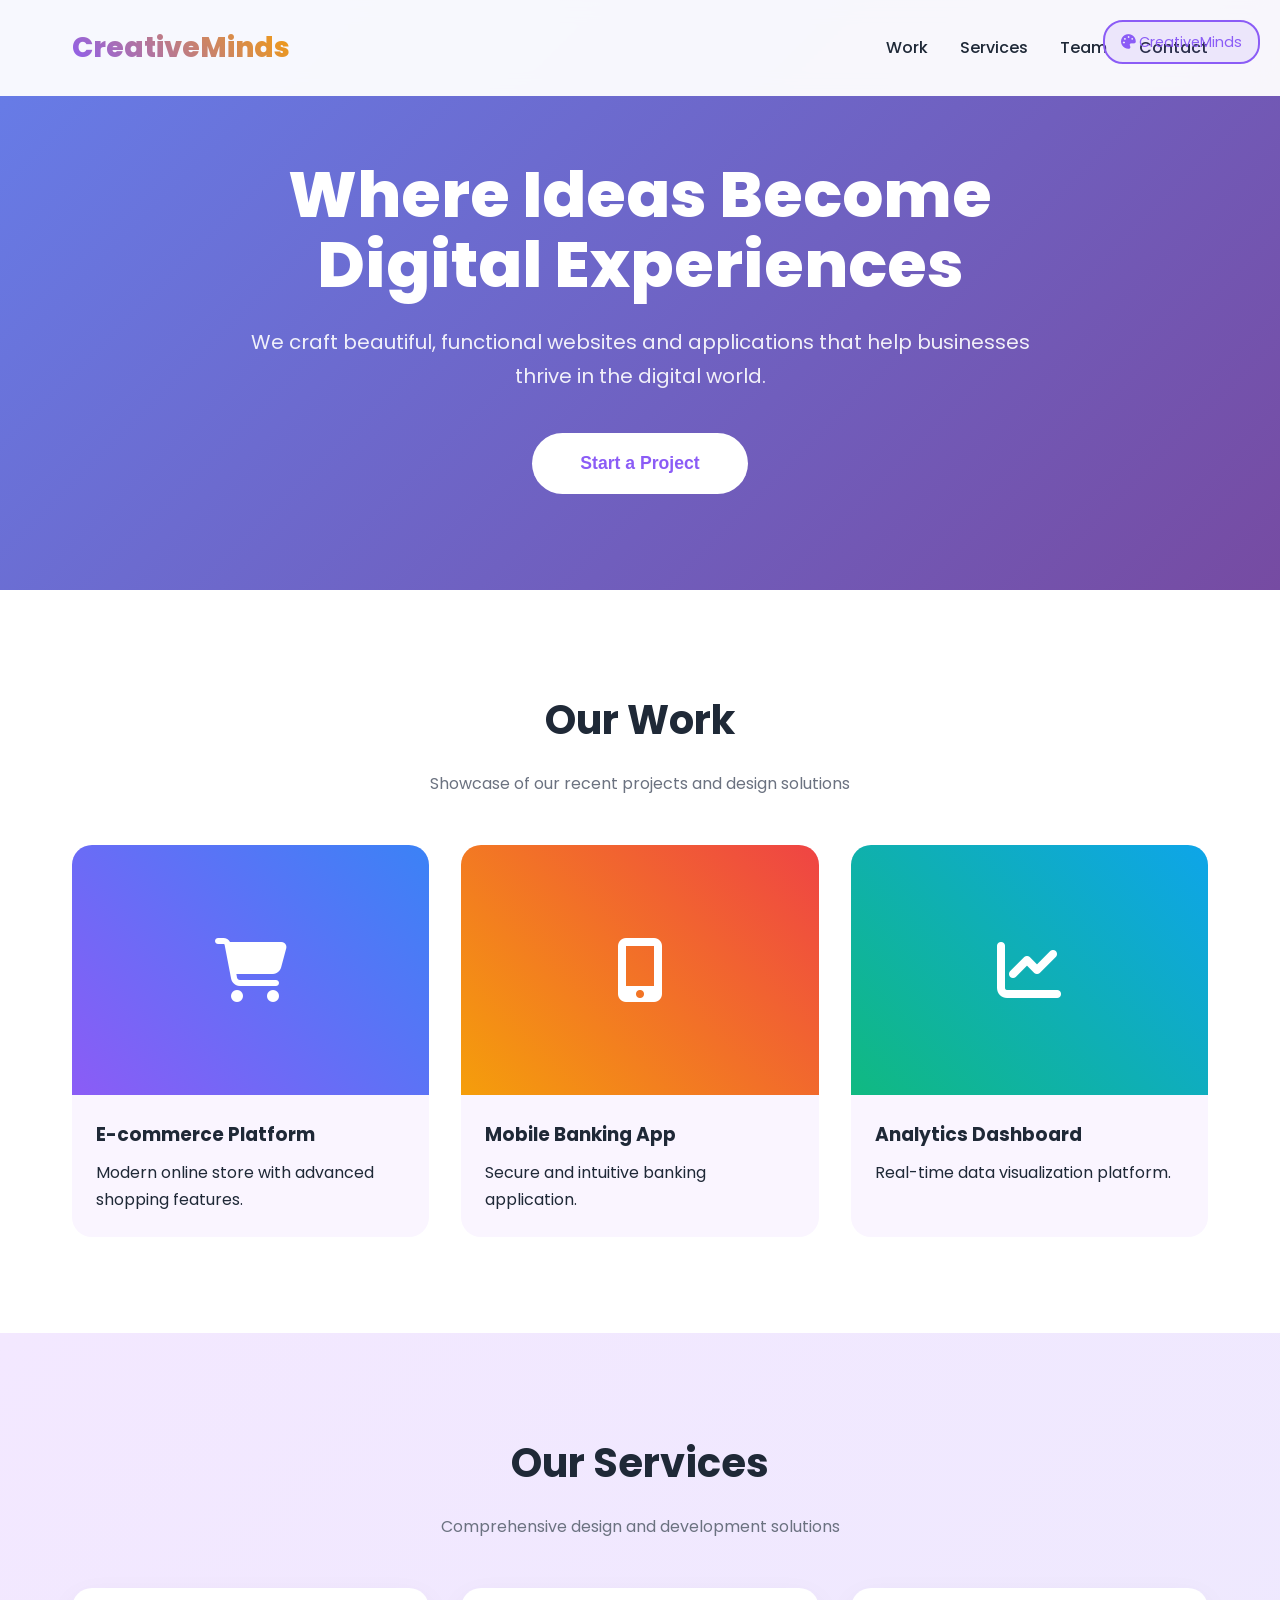
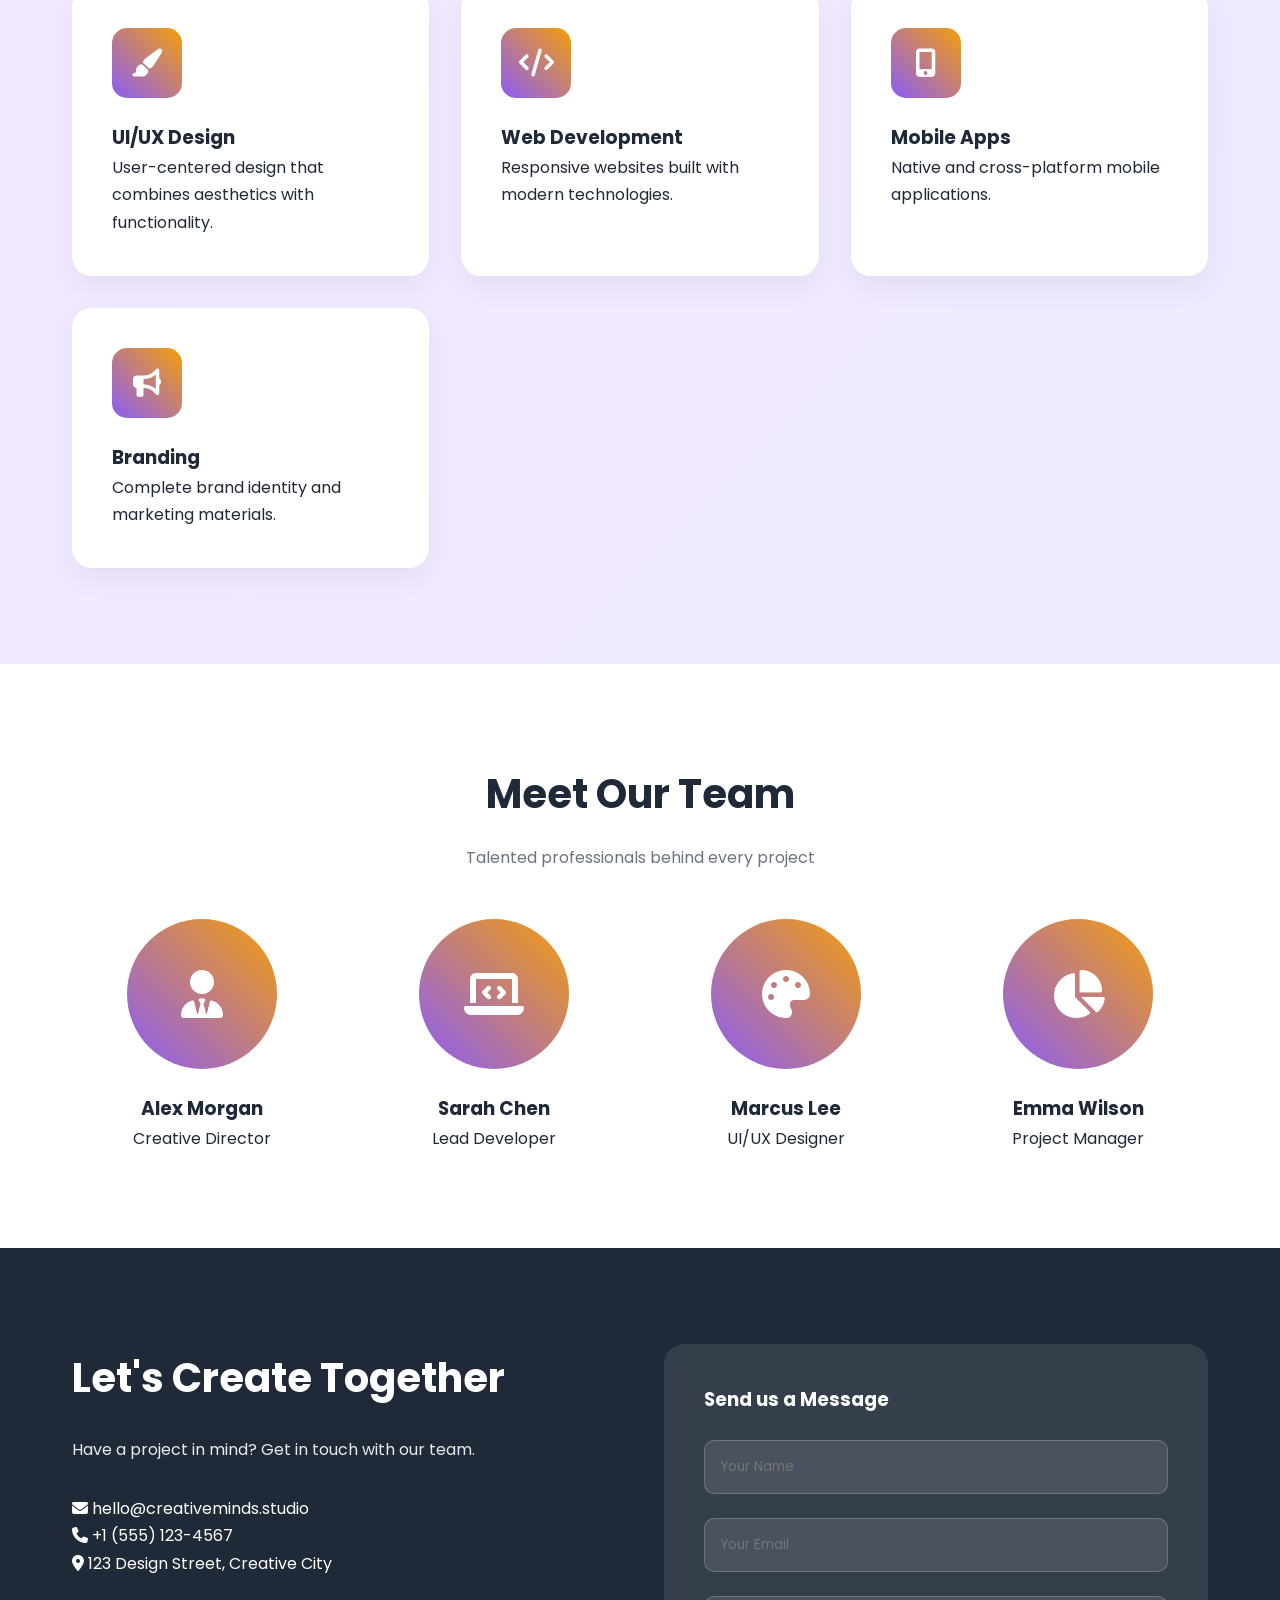
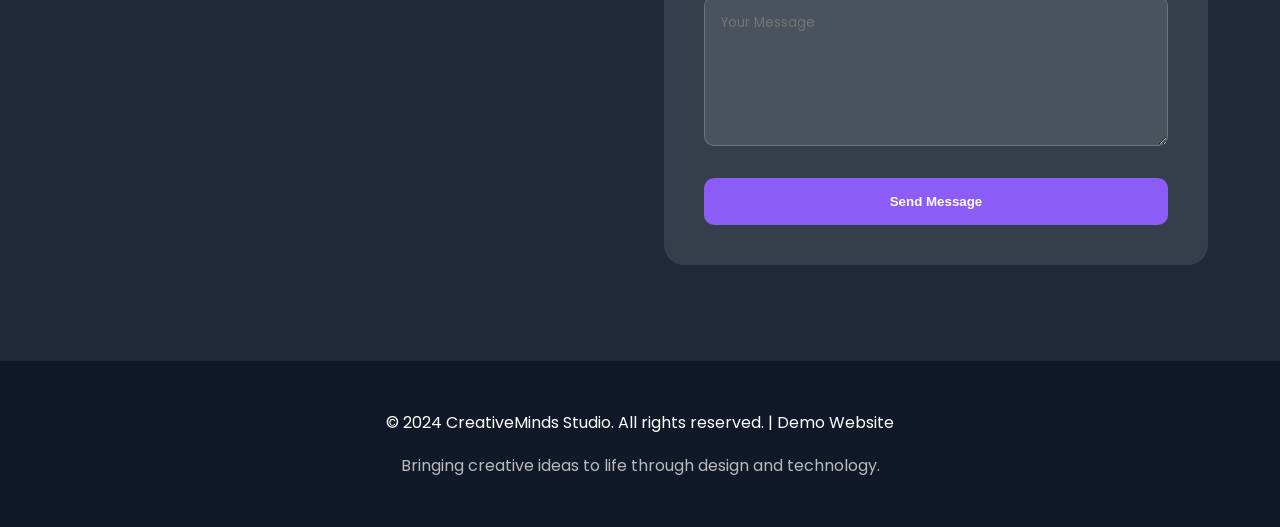
<file: sites/creativeminds-studio/index.html>
<!DOCTYPE html>
<html lang="en">
<head>
    <meta charset="UTF-8">
    <meta name="viewport" content="width=device-width, initial-scale=1.0">
    <title>CreativeMinds Studio | Design Agency</title>
    <style>
        :root {
            --primary: #8b5cf6;
            --secondary: #7c3aed;
            --accent: #f59e0b;
            --dark: #1f2937;
            --light: #faf5ff;
        }
        
        * {
            margin: 0;
            padding: 0;
            box-sizing: border-box;
        }
        
        body {
            font-family: 'Poppins', sans-serif;
            line-height: 1.7;
            color: var(--dark);
            background: #f9fafb;
            overflow-x: hidden;
        }
        
        .site-badge {
            position: fixed;
            top: 20px;
            right: 20px;
            background: rgba(139, 92, 246, 0.1);
            color: var(--primary);
            padding: 0.5rem 1rem;
            border-radius: 20px;
            font-size: 0.9rem;
            border: 2px solid var(--primary);
            z-index: 1000;
        }
        
        .container {
            max-width: 1200px;
            margin: 0 auto;
            padding: 0 2rem;
        }
        
        /* Header */
        .header {
            background: white;
            position: fixed;
            width: 100%;
            top: 0;
            z-index: 999;
            backdrop-filter: blur(10px);
            background: rgba(255, 255, 255, 0.95);
        }
        
        .nav {
            display: flex;
            justify-content: space-between;
            align-items: center;
            padding: 1.5rem 0;
        }
        
        .logo {
            font-size: 1.75rem;
            font-weight: 800;
            background: linear-gradient(45deg, var(--primary), var(--accent));
            -webkit-background-clip: text;
            -webkit-text-fill-color: transparent;
        }
        
        /* Hero */
        .hero {
            padding: 10rem 0 6rem;
            background: linear-gradient(135deg, #667eea 0%, #764ba2 100%);
            color: white;
            position: relative;
            overflow: hidden;
        }
        
        .hero-content {
            max-width: 800px;
            margin: 0 auto;
            text-align: center;
            position: relative;
            z-index: 2;
        }
        
        .hero h1 {
            font-size: 4rem;
            font-weight: 800;
            margin-bottom: 1.5rem;
            line-height: 1.1;
        }
        
        .hero p {
            font-size: 1.25rem;
            opacity: 0.9;
            margin-bottom: 2.5rem;
        }
        
        /* Portfolio */
        .portfolio {
            padding: 6rem 0;
            background: white;
        }
        
        .portfolio-grid {
            display: grid;
            grid-template-columns: repeat(auto-fit, minmax(300px, 1fr));
            gap: 2rem;
            margin-top: 3rem;
        }
        
        .portfolio-item {
            background: var(--light);
            border-radius: 20px;
            overflow: hidden;
            transition: all 0.3s;
            position: relative;
        }
        
        .portfolio-item:hover {
            transform: translateY(-10px);
            box-shadow: 0 20px 40px rgba(139, 92, 246, 0.2);
        }
        
        .portfolio-image {
            height: 250px;
            background: linear-gradient(45deg, var(--primary), var(--secondary));
            display: flex;
            align-items: center;
            justify-content: center;
        }
        
        .portfolio-image i {
            font-size: 4rem;
            color: white;
        }
        
        .portfolio-content {
            padding: 1.5rem;
        }
        
        .portfolio-content h3 {
            color: var(--dark);
            margin-bottom: 0.5rem;
        }
        
        /* Services */
        .services {
            padding: 6rem 0;
            background: linear-gradient(135deg, #f3e8ff 0%, #ede9fe 100%);
        }
        
        .services-grid {
            display: grid;
            grid-template-columns: repeat(auto-fit, minmax(280px, 1fr));
            gap: 2rem;
        }
        
        .service-card {
            background: white;
            padding: 2.5rem;
            border-radius: 20px;
            box-shadow: 0 10px 30px rgba(0,0,0,0.05);
            transition: transform 0.3s;
        }
        
        .service-card:hover {
            transform: translateY(-5px);
        }
        
        .service-icon {
            width: 70px;
            height: 70px;
            background: linear-gradient(45deg, var(--primary), var(--accent));
            border-radius: 15px;
            display: flex;
            align-items: center;
            justify-content: center;
            margin-bottom: 1.5rem;
        }
        
        .service-icon i {
            color: white;
            font-size: 1.75rem;
        }
        
        /* Team */
        .team {
            padding: 6rem 0;
            background: white;
        }
        
        .team-grid {
            display: grid;
            grid-template-columns: repeat(auto-fit, minmax(250px, 1fr));
            gap: 2rem;
        }
        
        .team-member {
            text-align: center;
        }
        
        .member-avatar {
            width: 150px;
            height: 150px;
            background: linear-gradient(45deg, var(--primary), var(--accent));
            border-radius: 50%;
            margin: 0 auto 1.5rem;
            display: flex;
            align-items: center;
            justify-content: center;
            font-size: 3rem;
            color: white;
        }
        
        /* Contact */
        .contact {
            padding: 6rem 0;
            background: var(--dark);
            color: white;
        }
        
        .contact-grid {
            display: grid;
            grid-template-columns: repeat(auto-fit, minmax(300px, 1fr));
            gap: 3rem;
        }
        
        .contact-form {
            background: rgba(255,255,255,0.1);
            padding: 2.5rem;
            border-radius: 20px;
            backdrop-filter: blur(10px);
        }
        
        .form-group {
            margin-bottom: 1.5rem;
        }
        
        .form-group input,
        .form-group textarea {
            width: 100%;
            padding: 1rem;
            background: rgba(255,255,255,0.1);
            border: 1px solid rgba(255,255,255,0.2);
            border-radius: 10px;
            color: white;
            font-family: inherit;
        }
        
        .form-group textarea {
            height: 150px;
            resize: vertical;
        }
        
        /* Footer */
        .footer {
            background: #111827;
            color: white;
            padding: 3rem 0;
            text-align: center;
        }
        
        @media (max-width: 768px) {
            .hero h1 {
                font-size: 2.5rem;
            }
            
            .container {
                padding: 0 1rem;
            }
        }
        
        /* Animations */
        @keyframes float {
            0%, 100% { transform: translateY(0); }
            50% { transform: translateY(-20px); }
        }
        
        .floating {
            animation: float 6s ease-in-out infinite;
        }
    </style>
    <link rel="stylesheet" href="https://cdnjs.cloudflare.com/ajax/libs/font-awesome/6.4.0/css/all.min.css">
    <link href="https://fonts.googleapis.com/css2?family=Poppins:wght@300;400;500;600;700;800&display=swap" rel="stylesheet">
</head>
<body>
    <div class="site-badge floating">
        <i class="fas fa-palette"></i> CreativeMinds
    </div>
    
    <header class="header">
        <div class="container">
            <nav class="nav">
                <div class="logo">CreativeMinds</div>
                <div style="display: flex; gap: 2rem;">
                    <a href="#portfolio" style="color: var(--dark); text-decoration: none; font-weight: 500;">Work</a>
                    <a href="#services" style="color: var(--dark); text-decoration: none; font-weight: 500;">Services</a>
                    <a href="#team" style="color: var(--dark); text-decoration: none; font-weight: 500;">Team</a>
                    <a href="#contact" style="color: var(--dark); text-decoration: none; font-weight: 500;">Contact</a>
                </div>
            </nav>
        </div>
    </header>

    <section class="hero">
        <div class="container">
            <div class="hero-content">
                <h1>Where Ideas Become Digital Experiences</h1>
                <p>We craft beautiful, functional websites and applications that help businesses thrive in the digital world.</p>
                <button style="
                    background: white;
                    color: var(--primary);
                    border: none;
                    padding: 1.25rem 3rem;
                    border-radius: 50px;
                    font-size: 1.1rem;
                    font-weight: 600;
                    cursor: pointer;
                    transition: all 0.3s;
                " onmouseover="this.style.transform='scale(1.05)'; this.style.boxShadow='0 20px 40px rgba(0,0,0,0.3)'"
                   onmouseout="this.style.transform='scale(1)'; this.style.boxShadow='none'">
                    Start a Project
                </button>
            </div>
        </div>
    </section>

    <section class="portfolio" id="portfolio">
        <div class="container">
            <div style="text-align: center; margin-bottom: 3rem;">
                <h2 style="font-size: 2.5rem; color: var(--dark); margin-bottom: 1rem;">Our Work</h2>
                <p style="color: #6b7280; max-width: 600px; margin: 0 auto;">Showcase of our recent projects and design solutions</p>
            </div>
            <div class="portfolio-grid">
                <div class="portfolio-item">
                    <div class="portfolio-image" style="background: linear-gradient(45deg, #8b5cf6, #3b82f6);">
                        <i class="fas fa-shopping-cart"></i>
                    </div>
                    <div class="portfolio-content">
                        <h3>E-commerce Platform</h3>
                        <p>Modern online store with advanced shopping features.</p>
                    </div>
                </div>
                <div class="portfolio-item">
                    <div class="portfolio-image" style="background: linear-gradient(45deg, #f59e0b, #ef4444);">
                        <i class="fas fa-mobile-alt"></i>
                    </div>
                    <div class="portfolio-content">
                        <h3>Mobile Banking App</h3>
                        <p>Secure and intuitive banking application.</p>
                    </div>
                </div>
                <div class="portfolio-item">
                    <div class="portfolio-image" style="background: linear-gradient(45deg, #10b981, #0ea5e9);">
                        <i class="fas fa-chart-line"></i>
                    </div>
                    <div class="portfolio-content">
                        <h3>Analytics Dashboard</h3>
                        <p>Real-time data visualization platform.</p>
                    </div>
                </div>
            </div>
        </div>
    </section>

    <section class="services" id="services">
        <div class="container">
            <div style="text-align: center; margin-bottom: 3rem;">
                <h2 style="font-size: 2.5rem; color: var(--dark); margin-bottom: 1rem;">Our Services</h2>
                <p style="color: #6b7280;">Comprehensive design and development solutions</p>
            </div>
            <div class="services-grid">
                <div class="service-card">
                    <div class="service-icon">
                        <i class="fas fa-paint-brush"></i>
                    </div>
                    <h3>UI/UX Design</h3>
                    <p>User-centered design that combines aesthetics with functionality.</p>
                </div>
                <div class="service-card">
                    <div class="service-icon">
                        <i class="fas fa-code"></i>
                    </div>
                    <h3>Web Development</h3>
                    <p>Responsive websites built with modern technologies.</p>
                </div>
                <div class="service-card">
                    <div class="service-icon">
                        <i class="fas fa-mobile-alt"></i>
                    </div>
                    <h3>Mobile Apps</h3>
                    <p>Native and cross-platform mobile applications.</p>
                </div>
                <div class="service-card">
                    <div class="service-icon">
                        <i class="fas fa-bullhorn"></i>
                    </div>
                    <h3>Branding</h3>
                    <p>Complete brand identity and marketing materials.</p>
                </div>
            </div>
        </div>
    </section>

    <section class="team" id="team">
        <div class="container">
            <div style="text-align: center; margin-bottom: 3rem;">
                <h2 style="font-size: 2.5rem; color: var(--dark); margin-bottom: 1rem;">Meet Our Team</h2>
                <p style="color: #6b7280;">Talented professionals behind every project</p>
            </div>
            <div class="team-grid">
                <div class="team-member">
                    <div class="member-avatar">
                        <i class="fas fa-user-tie"></i>
                    </div>
                    <h3>Alex Morgan</h3>
                    <p>Creative Director</p>
                </div>
                <div class="team-member">
                    <div class="member-avatar">
                        <i class="fas fa-laptop-code"></i>
                    </div>
                    <h3>Sarah Chen</h3>
                    <p>Lead Developer</p>
                </div>
                <div class="team-member">
                    <div class="member-avatar">
                        <i class="fas fa-palette"></i>
                    </div>
                    <h3>Marcus Lee</h3>
                    <p>UI/UX Designer</p>
                </div>
                <div class="team-member">
                    <div class="member-avatar">
                        <i class="fas fa-chart-pie"></i>
                    </div>
                    <h3>Emma Wilson</h3>
                    <p>Project Manager</p>
                </div>
            </div>
        </div>
    </section>

    <section class="contact" id="contact">
        <div class="container">
            <div class="contact-grid">
                <div>
                    <h2 style="font-size: 2.5rem; margin-bottom: 1.5rem;">Let's Create Together</h2>
                    <p style="opacity: 0.9; margin-bottom: 2rem;">Have a project in mind? Get in touch with our team.</p>
                    <div style="margin-top: 2rem;">
                        <p><i class="fas fa-envelope"></i> hello@creativeminds.studio</p>
                        <p><i class="fas fa-phone"></i> +1 (555) 123-4567</p>
                        <p><i class="fas fa-map-marker-alt"></i> 123 Design Street, Creative City</p>
                    </div>
                </div>
                <div class="contact-form">
                    <h3 style="margin-bottom: 1.5rem;">Send us a Message</h3>
                    <div class="form-group">
                        <input type="text" placeholder="Your Name" style="color: white;">
                    </div>
                    <div class="form-group">
                        <input type="email" placeholder="Your Email" style="color: white;">
                    </div>
                    <div class="form-group">
                        <textarea placeholder="Your Message" style="color: white;"></textarea>
                    </div>
                    <button style="
                        background: var(--primary);
                        color: white;
                        border: none;
                        padding: 1rem 2rem;
                        border-radius: 10px;
                        width: 100%;
                        font-weight: 600;
                        cursor: pointer;
                        transition: background 0.3s;
                    " onmouseover="this.style.background='var(--secondary)'"
                       onmouseout="this.style.background='var(--primary)'">
                        Send Message
                    </button>
                </div>
            </div>
        </div>
    </section>

    <footer class="footer">
        <div class="container">
            <p>&copy; 2024 CreativeMinds Studio. All rights reserved. | Demo Website</p>
            <p style="margin-top: 1rem; opacity: 0.7;">Bringing creative ideas to life through design and technology.</p>
        </div>
    </footer>

    <script>
        // Add parallax effect to hero
        window.addEventListener('scroll', function() {
            const scrolled = window.pageYOffset;
            const hero = document.querySelector('.hero');
            hero.style.backgroundPositionY = scrolled * 0.5 + 'px';
        });

        // Form submission
        document.querySelector('.contact-form button').addEventListener('click', function() {
            alert('Thank you for your message! This is a demo website.');
        });

        // Animate elements on scroll
        const observerOptions = {
            threshold: 0.1,
            rootMargin: '0px 0px -50px 0px'
        };

        const observer = new IntersectionObserver((entries) => {
            entries.forEach(entry => {
                if (entry.isIntersecting) {
                    entry.target.style.opacity = '1';
                    entry.target.style.transform = 'translateY(0)';
                }
            });
        }, observerOptions);

        // Observe elements
        document.querySelectorAll('.portfolio-item, .service-card, .team-member').forEach(el => {
            el.style.opacity = '0';
            el.style.transform = 'translateY(20px)';
            el.style.transition = 'opacity 0.6s ease, transform 0.6s ease';
            observer.observe(el);
        });
    </script>
</body>
</html>
</file>
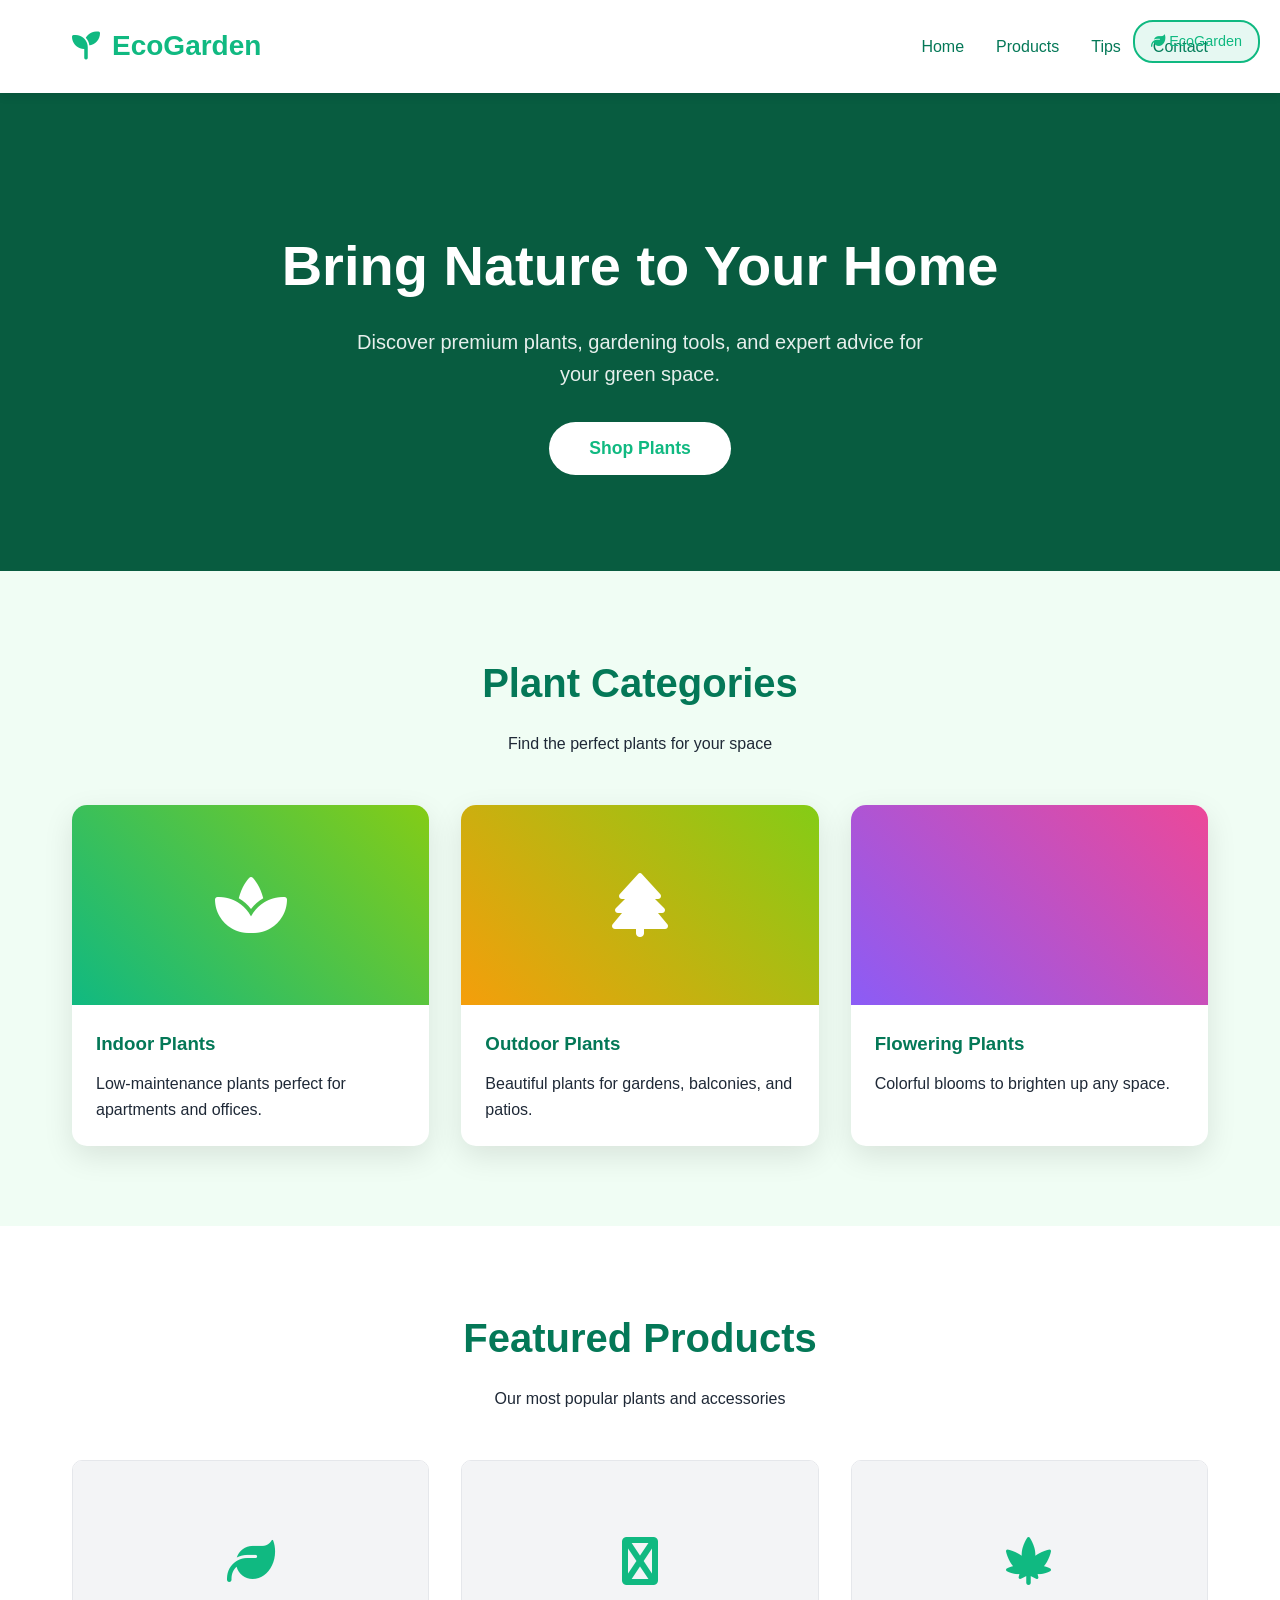
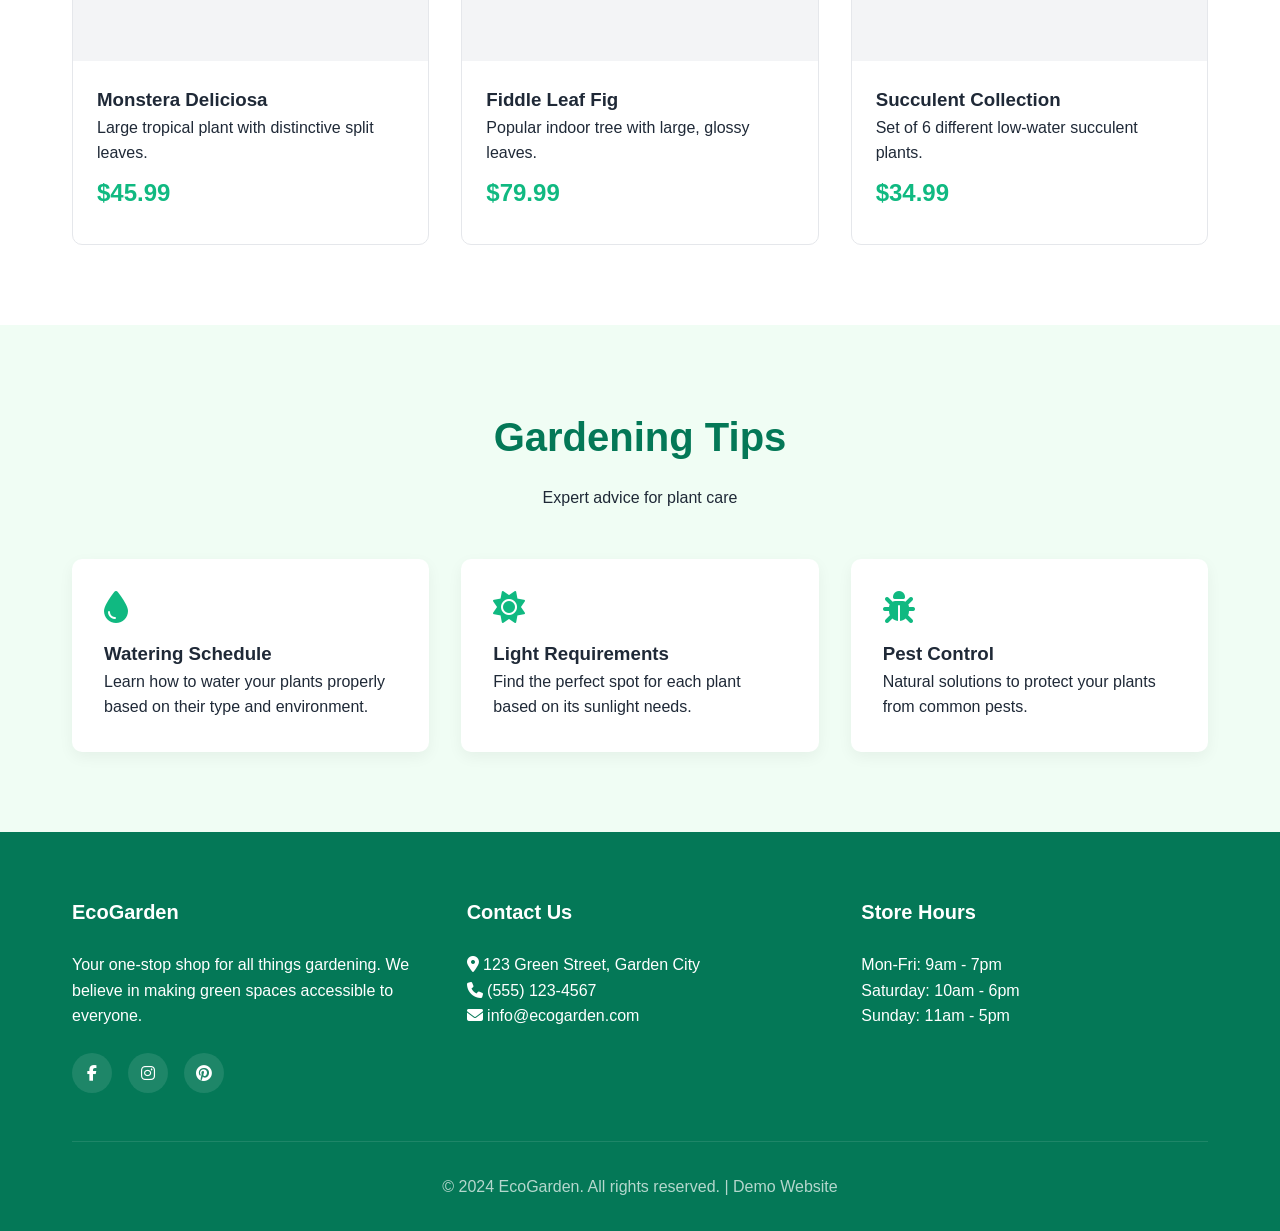
<file: sites/ecogarden/index.html>
<!DOCTYPE html>
<html lang="en">
<head>
    <meta charset="UTF-8">
    <meta name="viewport" content="width=device-width, initial-scale=1.0">
    <title>EcoGarden | Plants & Garden Supplies</title>
    <style>
        :root {
            --primary: #10b981;
            --secondary: #047857;
            --accent: #84cc16;
            --earth: #92400e;
            --light: #f0fdf4;
        }
        
        * {
            margin: 0;
            padding: 0;
            box-sizing: border-box;
        }
        
        body {
            font-family: 'Helvetica Neue', Arial, sans-serif;
            line-height: 1.6;
            color: #1f2937;
            background: #f9fafb;
        }
        
        .site-badge {
            position: fixed;
            top: 20px;
            right: 20px;
            background: rgba(16, 185, 129, 0.1);
            color: var(--primary);
            padding: 0.5rem 1rem;
            border-radius: 20px;
            font-size: 0.9rem;
            border: 2px solid var(--primary);
            z-index: 1000;
        }
        
        .container {
            max-width: 1200px;
            margin: 0 auto;
            padding: 0 2rem;
        }
        
        /* Header */
        .header {
            background: white;
            box-shadow: 0 2px 10px rgba(0,0,0,0.1);
            position: sticky;
            top: 0;
            z-index: 999;
        }
        
        .nav {
            display: flex;
            justify-content: space-between;
            align-items: center;
            padding: 1.5rem 0;
        }
        
        .logo {
            display: flex;
            align-items: center;
            gap: 0.75rem;
            font-size: 1.75rem;
            font-weight: 700;
            color: var(--primary);
        }
        
        /* Hero */
        .hero {
            background: linear-gradient(rgba(0,0,0,0.5), rgba(0,0,0,0.5)), 
                        url('data:image/svg+xml,<svg xmlns="http://www.w3.org/2000/svg" viewBox="0 0 1000 500"><path fill="%2310b981" d="M0,0 L1000,0 L1000,400 Q500,450 0,400 Z"/></svg>');
            background-color: var(--primary);
            background-size: cover;
            color: white;
            padding: 8rem 0 6rem;
            text-align: center;
            position: relative;
        }
        
        .hero h1 {
            font-size: 3.5rem;
            margin-bottom: 1rem;
            font-weight: 800;
        }
        
        .hero p {
            font-size: 1.25rem;
            max-width: 600px;
            margin: 0 auto 2rem;
            opacity: 0.9;
        }
        
        /* Categories */
        .categories {
            padding: 5rem 0;
            background: var(--light);
        }
        
        .section-title {
            text-align: center;
            margin-bottom: 3rem;
        }
        
        .section-title h2 {
            font-size: 2.5rem;
            color: var(--secondary);
            margin-bottom: 1rem;
        }
        
        .categories-grid {
            display: grid;
            grid-template-columns: repeat(auto-fit, minmax(250px, 1fr));
            gap: 2rem;
        }
        
        .category-card {
            background: white;
            border-radius: 15px;
            overflow: hidden;
            box-shadow: 0 10px 30px rgba(0,0,0,0.1);
            transition: transform 0.3s;
            cursor: pointer;
        }
        
        .category-card:hover {
            transform: translateY(-10px);
        }
        
        .category-image {
            height: 200px;
            background: linear-gradient(45deg, var(--primary), var(--accent));
            display: flex;
            align-items: center;
            justify-content: center;
        }
        
        .category-image i {
            font-size: 4rem;
            color: white;
        }
        
        .category-content {
            padding: 1.5rem;
        }
        
        .category-content h3 {
            color: var(--secondary);
            margin-bottom: 0.75rem;
        }
        
        /* Products */
        .products {
            padding: 5rem 0;
            background: white;
        }
        
        .products-grid {
            display: grid;
            grid-template-columns: repeat(auto-fit, minmax(280px, 1fr));
            gap: 2rem;
        }
        
        .product-card {
            border: 1px solid #e5e7eb;
            border-radius: 10px;
            overflow: hidden;
            transition: all 0.3s;
        }
        
        .product-card:hover {
            box-shadow: 0 15px 40px rgba(0,0,0,0.1);
        }
        
        .product-image {
            height: 200px;
            background: #f3f4f6;
            display: flex;
            align-items: center;
            justify-content: center;
        }
        
        .product-image i {
            font-size: 3rem;
            color: var(--primary);
        }
        
        .product-info {
            padding: 1.5rem;
        }
        
        .product-price {
            color: var(--primary);
            font-size: 1.5rem;
            font-weight: bold;
            margin: 0.5rem 0;
        }
        
        /* Tips */
        .tips {
            padding: 5rem 0;
            background: var(--light);
        }
        
        .tips-grid {
            display: grid;
            grid-template-columns: repeat(auto-fit, minmax(300px, 1fr));
            gap: 2rem;
        }
        
        .tip-card {
            background: white;
            padding: 2rem;
            border-radius: 10px;
            box-shadow: 0 5px 15px rgba(0,0,0,0.05);
        }
        
        .tip-card i {
            color: var(--primary);
            font-size: 2rem;
            margin-bottom: 1rem;
        }
        
        /* Footer */
        .footer {
            background: var(--secondary);
            color: white;
            padding: 4rem 0 2rem;
        }
        
        .footer-grid {
            display: grid;
            grid-template-columns: repeat(auto-fit, minmax(250px, 1fr));
            gap: 3rem;
            margin-bottom: 3rem;
        }
        
        .footer-section h4 {
            margin-bottom: 1.5rem;
            font-size: 1.25rem;
        }
        
        .social-links {
            display: flex;
            gap: 1rem;
            margin-top: 1.5rem;
        }
        
        .social-links a {
            width: 40px;
            height: 40px;
            background: rgba(255,255,255,0.1);
            border-radius: 50%;
            display: flex;
            align-items: center;
            justify-content: center;
            color: white;
            text-decoration: none;
            transition: background 0.3s;
        }
        
        .social-links a:hover {
            background: var(--primary);
        }
        
        .copyright {
            text-align: center;
            padding-top: 2rem;
            border-top: 1px solid rgba(255,255,255,0.1);
            color: rgba(255,255,255,0.7);
        }
        
        /* Responsive */
        @media (max-width: 768px) {
            .hero h1 {
                font-size: 2.5rem;
            }
            
            .nav {
                flex-direction: column;
                gap: 1rem;
            }
        }
    </style>
    <link rel="stylesheet" href="https://cdnjs.cloudflare.com/ajax/libs/font-awesome/6.4.0/css/all.min.css">
</head>
<body>
    <div class="site-badge">
        <i class="fas fa-leaf"></i> EcoGarden
    </div>
    
    <header class="header">
        <div class="container">
            <nav class="nav">
                <div class="logo">
                    <i class="fas fa-seedling"></i>
                    EcoGarden
                </div>
                <div style="display: flex; gap: 2rem;">
                    <a href="#home" style="color: var(--secondary); text-decoration: none;">Home</a>
                    <a href="#products" style="color: var(--secondary); text-decoration: none;">Products</a>
                    <a href="#tips" style="color: var(--secondary); text-decoration: none;">Tips</a>
                    <a href="#contact" style="color: var(--secondary); text-decoration: none;">Contact</a>
                </div>
            </nav>
        </div>
    </header>

    <section class="hero" id="home">
        <div class="container">
            <h1>Bring Nature to Your Home</h1>
            <p>Discover premium plants, gardening tools, and expert advice for your green space.</p>
            <button style="
                background: white;
                color: var(--primary);
                border: none;
                padding: 1rem 2.5rem;
                border-radius: 50px;
                font-size: 1.1rem;
                font-weight: 600;
                cursor: pointer;
                transition: all 0.3s;
            " onmouseover="this.style.transform='scale(1.05)'; this.style.boxShadow='0 10px 30px rgba(0,0,0,0.2)'"
               onmouseout="this.style.transform='scale(1)'; this.style.boxShadow='none'">
                Shop Plants
            </button>
        </div>
    </section>

    <section class="categories">
        <div class="container">
            <div class="section-title">
                <h2>Plant Categories</h2>
                <p>Find the perfect plants for your space</p>
            </div>
            <div class="categories-grid">
                <div class="category-card">
                    <div class="category-image" style="background: linear-gradient(45deg, #10b981, #84cc16);">
                        <i class="fas fa-spa"></i>
                    </div>
                    <div class="category-content">
                        <h3>Indoor Plants</h3>
                        <p>Low-maintenance plants perfect for apartments and offices.</p>
                    </div>
                </div>
                <div class="category-card">
                    <div class="category-image" style="background: linear-gradient(45deg, #f59e0b, #84cc16);">
                        <i class="fas fa-tree"></i>
                    </div>
                    <div class="category-content">
                        <h3>Outdoor Plants</h3>
                        <p>Beautiful plants for gardens, balconies, and patios.</p>
                    </div>
                </div>
                <div class="category-card">
                    <div class="category-image" style="background: linear-gradient(45deg, #8b5cf6, #ec4899);">
                        <i class="fas fa-flower"></i>
                    </div>
                    <div class="category-content">
                        <h3>Flowering Plants</h3>
                        <p>Colorful blooms to brighten up any space.</p>
                    </div>
                </div>
            </div>
        </div>
    </section>

    <section class="products" id="products">
        <div class="container">
            <div class="section-title">
                <h2>Featured Products</h2>
                <p>Our most popular plants and accessories</p>
            </div>
            <div class="products-grid">
                <div class="product-card">
                    <div class="product-image">
                        <i class="fas fa-leaf"></i>
                    </div>
                    <div class="product-info">
                        <h3>Monstera Deliciosa</h3>
                        <p>Large tropical plant with distinctive split leaves.</p>
                        <div class="product-price">$45.99</div>
                    </div>
                </div>
                <div class="product-card">
                    <div class="product-image">
                        <i class="fas fa-pagelines"></i>
                    </div>
                    <div class="product-info">
                        <h3>Fiddle Leaf Fig</h3>
                        <p>Popular indoor tree with large, glossy leaves.</p>
                        <div class="product-price">$79.99</div>
                    </div>
                </div>
                <div class="product-card">
                    <div class="product-image">
                        <i class="fas fa-cannabis"></i>
                    </div>
                    <div class="product-info">
                        <h3>Succulent Collection</h3>
                        <p>Set of 6 different low-water succulent plants.</p>
                        <div class="product-price">$34.99</div>
                    </div>
                </div>
            </div>
        </div>
    </section>

    <section class="tips" id="tips">
        <div class="container">
            <div class="section-title">
                <h2>Gardening Tips</h2>
                <p>Expert advice for plant care</p>
            </div>
            <div class="tips-grid">
                <div class="tip-card">
                    <i class="fas fa-tint"></i>
                    <h3>Watering Schedule</h3>
                    <p>Learn how to water your plants properly based on their type and environment.</p>
                </div>
                <div class="tip-card">
                    <i class="fas fa-sun"></i>
                    <h3>Light Requirements</h3>
                    <p>Find the perfect spot for each plant based on its sunlight needs.</p>
                </div>
                <div class="tip-card">
                    <i class="fas fa-bug"></i>
                    <h3>Pest Control</h3>
                    <p>Natural solutions to protect your plants from common pests.</p>
                </div>
            </div>
        </div>
    </section>

    <footer class="footer" id="contact">
        <div class="container">
            <div class="footer-grid">
                <div class="footer-section">
                    <h4>EcoGarden</h4>
                    <p>Your one-stop shop for all things gardening. We believe in making green spaces accessible to everyone.</p>
                    <div class="social-links">
                        <a href="#"><i class="fab fa-facebook-f"></i></a>
                        <a href="#"><i class="fab fa-instagram"></i></a>
                        <a href="#"><i class="fab fa-pinterest"></i></a>
                    </div>
                </div>
                <div class="footer-section">
                    <h4>Contact Us</h4>
                    <p><i class="fas fa-map-marker-alt"></i> 123 Green Street, Garden City</p>
                    <p><i class="fas fa-phone"></i> (555) 123-4567</p>
                    <p><i class="fas fa-envelope"></i> info@ecogarden.com</p>
                </div>
                <div class="footer-section">
                    <h4>Store Hours</h4>
                    <p>Mon-Fri: 9am - 7pm</p>
                    <p>Saturday: 10am - 6pm</p>
                    <p>Sunday: 11am - 5pm</p>
                </div>
            </div>
            <div class="copyright">
                <p>&copy; 2024 EcoGarden. All rights reserved. | Demo Website</p>
            </div>
        </div>
    </footer>

    <script>
        // Simple cart functionality
        document.querySelectorAll('.product-card').forEach(card => {
            card.addEventListener('click', function() {
                const productName = this.querySelector('h3').textContent;
                const price = this.querySelector('.product-price').textContent;
                
                alert(`Added to cart: ${productName}\nPrice: ${price}`);
            });
        });

        // Smooth scrolling
        document.querySelectorAll('a[href^="#"]').forEach(anchor => {
            anchor.addEventListener('click', function(e) {
                e.preventDefault();
                const targetId = this.getAttribute('href');
                if(targetId === '#') return;
                
                const targetElement = document.querySelector(targetId);
                if(targetElement) {
                    window.scrollTo({
                        top: targetElement.offsetTop - 100,
                        behavior: 'smooth'
                    });
                }
            });
        });
    </script>
</body>
</html>
</file>
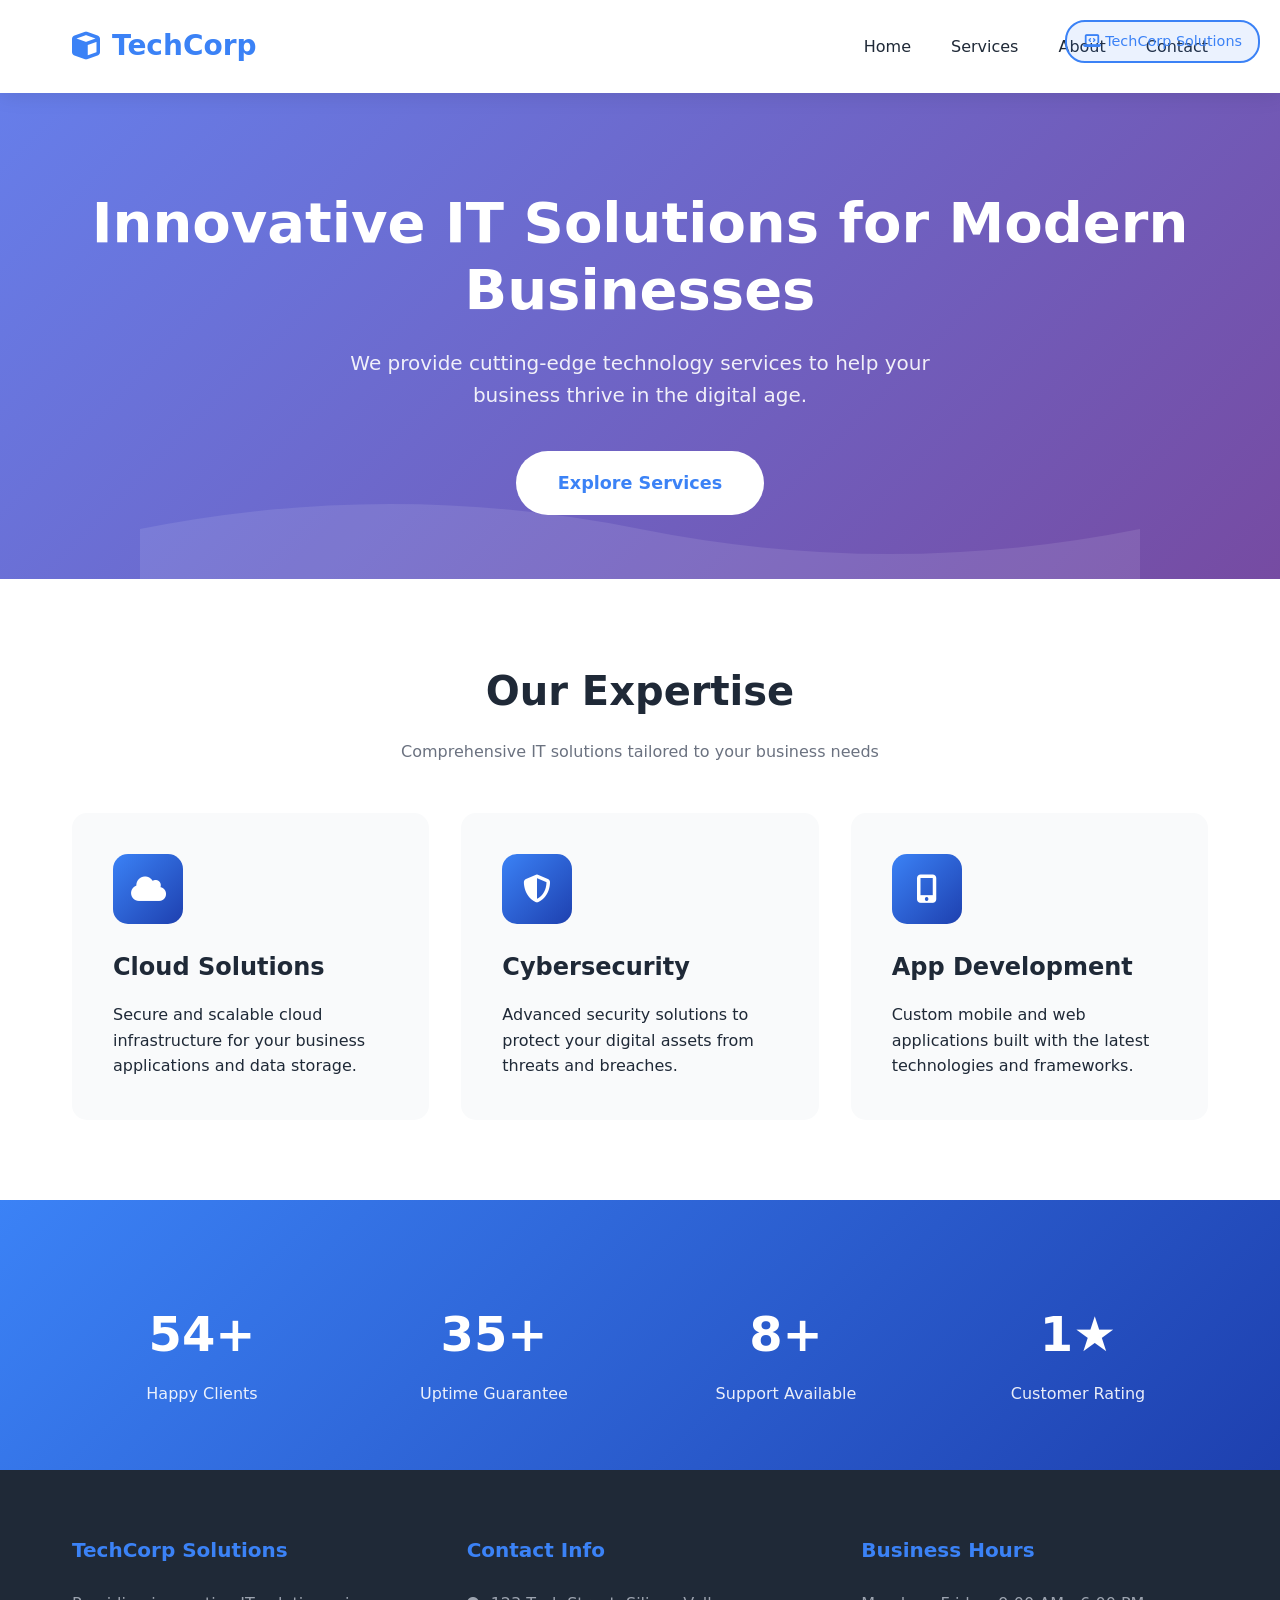
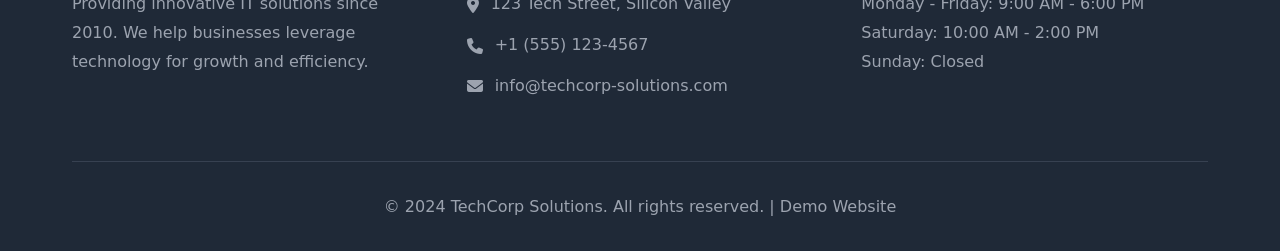
<file: sites/techcorp-solutions/index.html>
<!DOCTYPE html>
<html lang="en">
<head>
    <meta charset="UTF-8">
    <meta name="viewport" content="width=device-width, initial-scale=1.0">
    <title>TechCorp Solutions | IT Services</title>
    <style>
        :root {
            --primary: #3b82f6;
            --secondary: #1e40af;
            --accent: #10b981;
            --dark: #1f2937;
            --light: #f9fafb;
        }
        
        * {
            margin: 0;
            padding: 0;
            box-sizing: border-box;
        }
        
        body {
            font-family: 'Segoe UI', system-ui, -apple-system, sans-serif;
            line-height: 1.6;
            color: var(--dark);
            background: var(--light);
        }
        
        .site-badge {
            position: fixed;
            top: 20px;
            right: 20px;
            background: rgba(59, 130, 246, 0.1);
            color: var(--primary);
            padding: 0.5rem 1rem;
            border-radius: 20px;
            font-size: 0.9rem;
            border: 2px solid var(--primary);
            z-index: 1000;
        }
        
        .container {
            max-width: 1200px;
            margin: 0 auto;
            padding: 0 2rem;
        }
        
        /* Header */
        .header {
            background: white;
            box-shadow: 0 2px 20px rgba(0,0,0,0.1);
            position: sticky;
            top: 0;
            z-index: 999;
        }
        
        .nav {
            display: flex;
            justify-content: space-between;
            align-items: center;
            padding: 1.5rem 0;
        }
        
        .logo {
            display: flex;
            align-items: center;
            gap: 0.75rem;
            font-size: 1.75rem;
            font-weight: 700;
            color: var(--primary);
            text-decoration: none;
        }
        
        .nav-links {
            display: flex;
            gap: 2.5rem;
            list-style: none;
        }
        
        .nav-links a {
            color: var(--dark);
            text-decoration: none;
            font-weight: 500;
            font-size: 1rem;
            transition: color 0.3s;
            position: relative;
        }
        
        .nav-links a:hover {
            color: var(--primary);
        }
        
        .nav-links a::after {
            content: '';
            position: absolute;
            bottom: -5px;
            left: 0;
            width: 0;
            height: 2px;
            background: var(--primary);
            transition: width 0.3s;
        }
        
        .nav-links a:hover::after {
            width: 100%;
        }
        
        /* Hero Section */
        .hero {
            padding: 6rem 0 4rem;
            background: linear-gradient(135deg, #667eea 0%, #764ba2 100%);
            color: white;
            text-align: center;
            position: relative;
            overflow: hidden;
        }
        
        .hero::before {
            content: '';
            position: absolute;
            top: 0;
            left: 0;
            right: 0;
            bottom: 0;
            background: url('data:image/svg+xml,<svg xmlns="http://www.w3.org/2000/svg" viewBox="0 0 1000 100"><path d="M0,50 Q250,0 500,50 T1000,50 V100 H0 Z" fill="rgba(255,255,255,0.1)"/></svg>') no-repeat bottom;
            background-size: 100% 100px;
        }
        
        .hero h1 {
            font-size: 3.5rem;
            font-weight: 800;
            margin-bottom: 1.5rem;
            line-height: 1.2;
        }
        
        .hero p {
            font-size: 1.25rem;
            max-width: 600px;
            margin: 0 auto 2.5rem;
            opacity: 0.9;
        }
        
        .btn {
            display: inline-block;
            background: white;
            color: var(--primary);
            padding: 1rem 2.5rem;
            border-radius: 50px;
            text-decoration: none;
            font-weight: 600;
            font-size: 1.1rem;
            transition: all 0.3s;
            border: 2px solid transparent;
        }
        
        .btn:hover {
            transform: translateY(-3px);
            box-shadow: 0 10px 30px rgba(0,0,0,0.2);
        }
        
        /* Services */
        .services {
            padding: 5rem 0;
            background: white;
        }
        
        .section-title {
            text-align: center;
            margin-bottom: 3rem;
        }
        
        .section-title h2 {
            font-size: 2.5rem;
            color: var(--dark);
            margin-bottom: 1rem;
        }
        
        .section-title p {
            color: #6b7280;
            max-width: 600px;
            margin: 0 auto;
        }
        
        .services-grid {
            display: grid;
            grid-template-columns: repeat(auto-fit, minmax(300px, 1fr));
            gap: 2rem;
            margin-top: 3rem;
        }
        
        .service-card {
            background: var(--light);
            padding: 2.5rem;
            border-radius: 15px;
            transition: all 0.3s;
            border: 1px solid transparent;
        }
        
        .service-card:hover {
            transform: translateY(-10px);
            border-color: var(--primary);
            box-shadow: 0 20px 40px rgba(0,0,0,0.1);
        }
        
        .service-icon {
            width: 70px;
            height: 70px;
            background: linear-gradient(135deg, var(--primary), var(--secondary));
            border-radius: 15px;
            display: flex;
            align-items: center;
            justify-content: center;
            margin-bottom: 1.5rem;
        }
        
        .service-icon i {
            color: white;
            font-size: 1.75rem;
        }
        
        .service-card h3 {
            font-size: 1.5rem;
            margin-bottom: 1rem;
            color: var(--dark);
        }
        
        /* Stats */
        .stats {
            background: linear-gradient(135deg, var(--primary), var(--secondary));
            color: white;
            padding: 4rem 0;
            text-align: center;
        }
        
        .stats-grid {
            display: grid;
            grid-template-columns: repeat(auto-fit, minmax(200px, 1fr));
            gap: 2rem;
            margin-top: 2rem;
        }
        
        .stat-item h3 {
            font-size: 3rem;
            font-weight: 700;
            margin-bottom: 0.5rem;
        }
        
        .stat-item p {
            opacity: 0.9;
        }
        
        /* Footer */
        .footer {
            background: var(--dark);
            color: white;
            padding: 4rem 0 2rem;
        }
        
        .footer-content {
            display: grid;
            grid-template-columns: repeat(auto-fit, minmax(250px, 1fr));
            gap: 3rem;
            margin-bottom: 3rem;
        }
        
        .footer-section h4 {
            color: var(--primary);
            margin-bottom: 1.5rem;
            font-size: 1.25rem;
        }
        
        .footer-section p {
            color: #9ca3af;
            line-height: 1.8;
        }
        
        .contact-info {
            margin-top: 1rem;
        }
        
        .contact-info p {
            display: flex;
            align-items: center;
            gap: 0.75rem;
            margin-bottom: 0.75rem;
        }
        
        .copyright {
            text-align: center;
            padding-top: 2rem;
            border-top: 1px solid #374151;
            color: #9ca3af;
        }
        
        /* Responsive */
        @media (max-width: 768px) {
            .hero h1 {
                font-size: 2.5rem;
            }
            
            .nav-links {
                display: none;
            }
            
            .services-grid {
                grid-template-columns: 1fr;
            }
        }
        
        @media (max-width: 480px) {
            .container {
                padding: 0 1rem;
            }
            
            .hero {
                padding: 4rem 0 3rem;
            }
            
            .hero h1 {
                font-size: 2rem;
            }
        }
    </style>
    <link rel="stylesheet" href="https://cdnjs.cloudflare.com/ajax/libs/font-awesome/6.4.0/css/all.min.css">
</head>
<body>
    <div class="site-badge">
        <i class="fas fa-laptop-code"></i> TechCorp Solutions
    </div>
    
    <header class="header">
        <div class="container">
            <nav class="nav">
                <a href="#" class="logo">
                    <i class="fas fa-cube"></i>
                    TechCorp
                </a>
                <ul class="nav-links">
                    <li><a href="#home">Home</a></li>
                    <li><a href="#services">Services</a></li>
                    <li><a href="#about">About</a></li>
                    <li><a href="#contact">Contact</a></li>
                </ul>
            </nav>
        </div>
    </header>

    <section class="hero" id="home">
        <div class="container">
            <h1>Innovative IT Solutions for Modern Businesses</h1>
            <p>We provide cutting-edge technology services to help your business thrive in the digital age.</p>
            <a href="#services" class="btn">Explore Services</a>
        </div>
    </section>

    <section class="services" id="services">
        <div class="container">
            <div class="section-title">
                <h2>Our Expertise</h2>
                <p>Comprehensive IT solutions tailored to your business needs</p>
            </div>
            <div class="services-grid">
                <div class="service-card">
                    <div class="service-icon">
                        <i class="fas fa-cloud"></i>
                    </div>
                    <h3>Cloud Solutions</h3>
                    <p>Secure and scalable cloud infrastructure for your business applications and data storage.</p>
                </div>
                <div class="service-card">
                    <div class="service-icon">
                        <i class="fas fa-shield-alt"></i>
                    </div>
                    <h3>Cybersecurity</h3>
                    <p>Advanced security solutions to protect your digital assets from threats and breaches.</p>
                </div>
                <div class="service-card">
                    <div class="service-icon">
                        <i class="fas fa-mobile-alt"></i>
                    </div>
                    <h3>App Development</h3>
                    <p>Custom mobile and web applications built with the latest technologies and frameworks.</p>
                </div>
            </div>
        </div>
    </section>

    <section class="stats">
        <div class="container">
            <div class="stats-grid">
                <div class="stat-item">
                    <h3>150+</h3>
                    <p>Happy Clients</p>
                </div>
                <div class="stat-item">
                    <h3>99.9%</h3>
                    <p>Uptime Guarantee</p>
                </div>
                <div class="stat-item">
                    <h3>24/7</h3>
                    <p>Support Available</p>
                </div>
                <div class="stat-item">
                    <h3>5★</h3>
                    <p>Customer Rating</p>
                </div>
            </div>
        </div>
    </section>

    <footer class="footer" id="contact">
        <div class="container">
            <div class="footer-content">
                <div class="footer-section">
                    <h4>TechCorp Solutions</h4>
                    <p>Providing innovative IT solutions since 2010. We help businesses leverage technology for growth and efficiency.</p>
                </div>
                <div class="footer-section">
                    <h4>Contact Info</h4>
                    <div class="contact-info">
                        <p><i class="fas fa-map-marker-alt"></i> 123 Tech Street, Silicon Valley</p>
                        <p><i class="fas fa-phone"></i> +1 (555) 123-4567</p>
                        <p><i class="fas fa-envelope"></i> info@techcorp-solutions.com</p>
                    </div>
                </div>
                <div class="footer-section">
                    <h4>Business Hours</h4>
                    <p>Monday - Friday: 9:00 AM - 6:00 PM</p>
                    <p>Saturday: 10:00 AM - 2:00 PM</p>
                    <p>Sunday: Closed</p>
                </div>
            </div>
            <div class="copyright">
                <p>&copy; 2024 TechCorp Solutions. All rights reserved. | Demo Website</p>
            </div>
        </div>
    </footer>

    <script>
        // Smooth scrolling
        document.querySelectorAll('a[href^="#"]').forEach(anchor => {
            anchor.addEventListener('click', function(e) {
                e.preventDefault();
                const targetId = this.getAttribute('href');
                if(targetId === '#') return;
                
                const targetElement = document.querySelector(targetId);
                if(targetElement) {
                    window.scrollTo({
                        top: targetElement.offsetTop - 80,
                        behavior: 'smooth'
                    });
                }
            });
        });

        // Animate stats counter
        const statNumbers = document.querySelectorAll('.stat-item h3');
        const observerOptions = {
            threshold: 0.5
        };

        const observer = new IntersectionObserver((entries) => {
            entries.forEach(entry => {
                if(entry.isIntersecting) {
                    const stat = entry.target;
                    const targetNumber = parseInt(stat.textContent);
                    let currentNumber = 0;
                    const increment = targetNumber / 50;
                    
                    const timer = setInterval(() => {
                        currentNumber += increment;
                        if(currentNumber >= targetNumber) {
                            clearInterval(timer);
                            stat.textContent = targetNumber + (stat.textContent.includes('★') ? '★' : '+');
                        } else {
                            stat.textContent = Math.floor(currentNumber) + (stat.textContent.includes('★') ? '★' : '+');
                        }
                    }, 30);
                    
                    observer.unobserve(stat);
                }
            });
        }, observerOptions);

        statNumbers.forEach(stat => observer.observe(stat));
    </script>
</body>
</html>
</file>
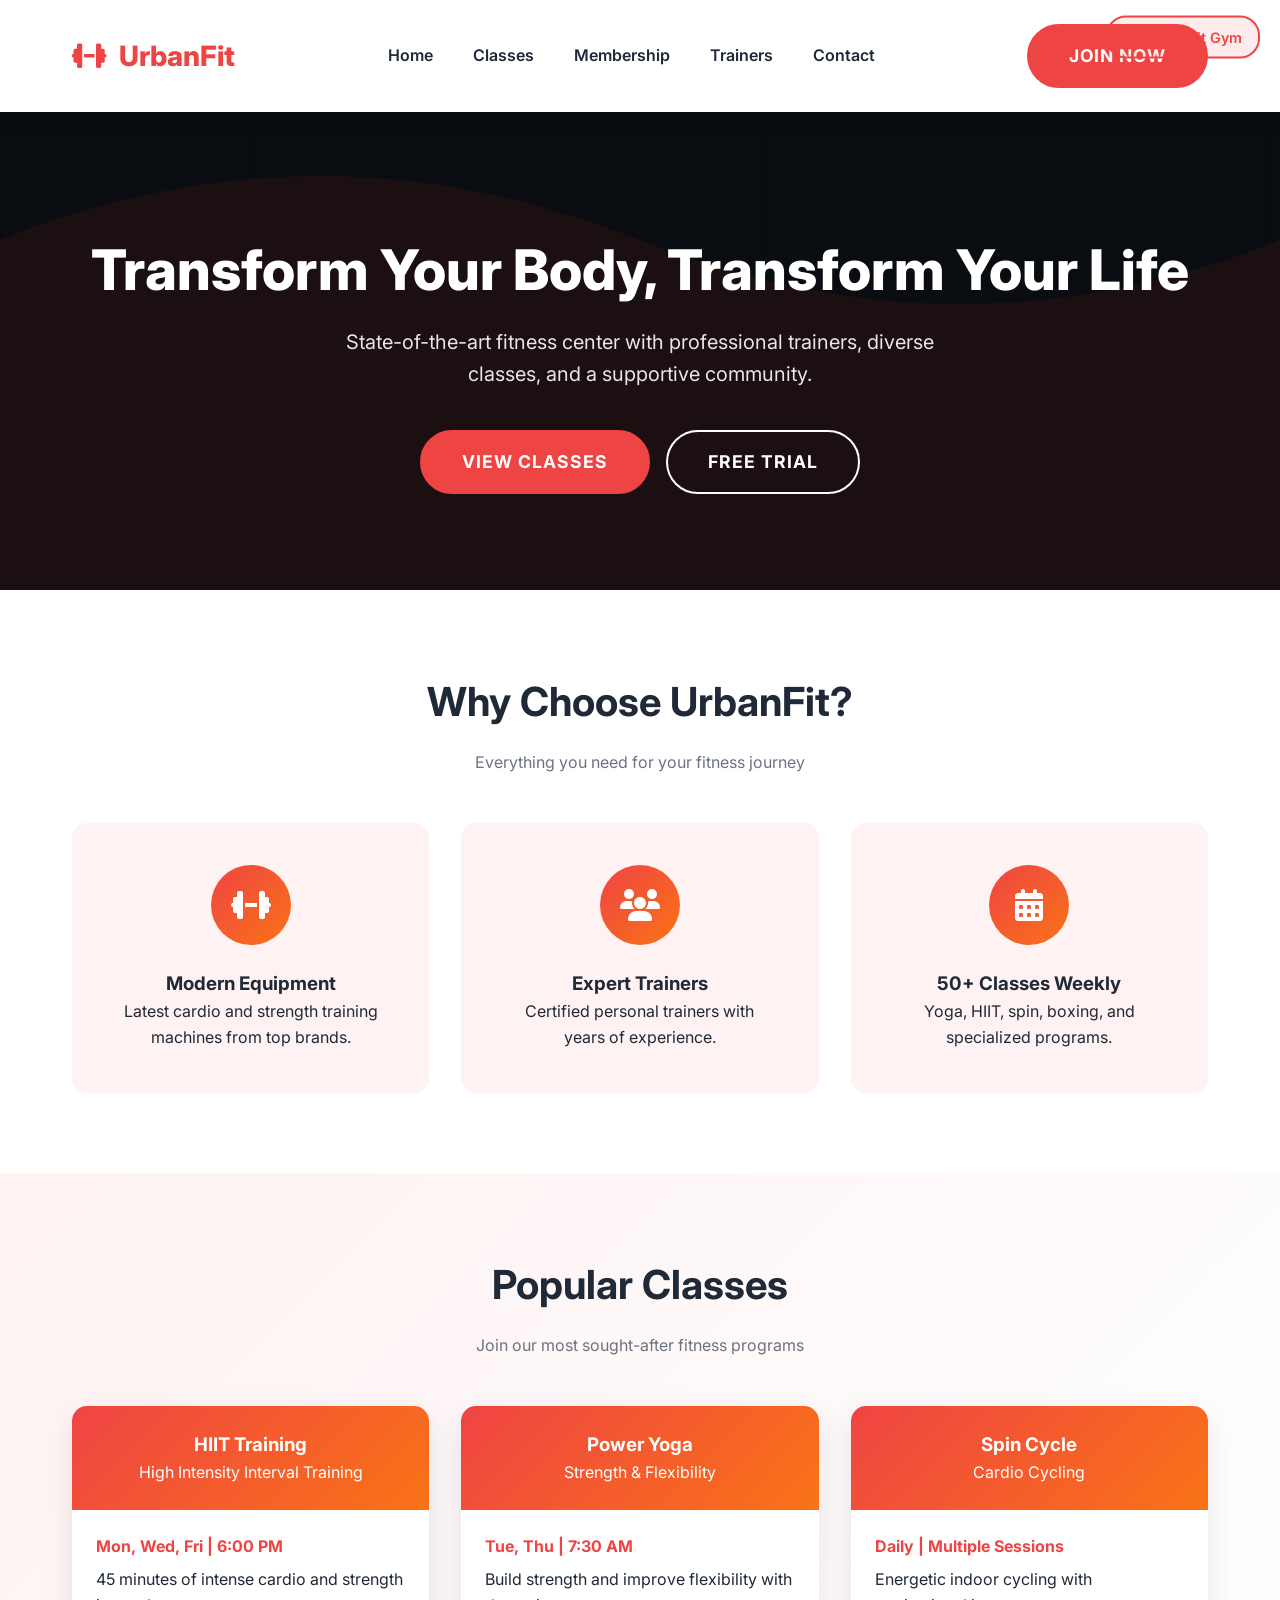
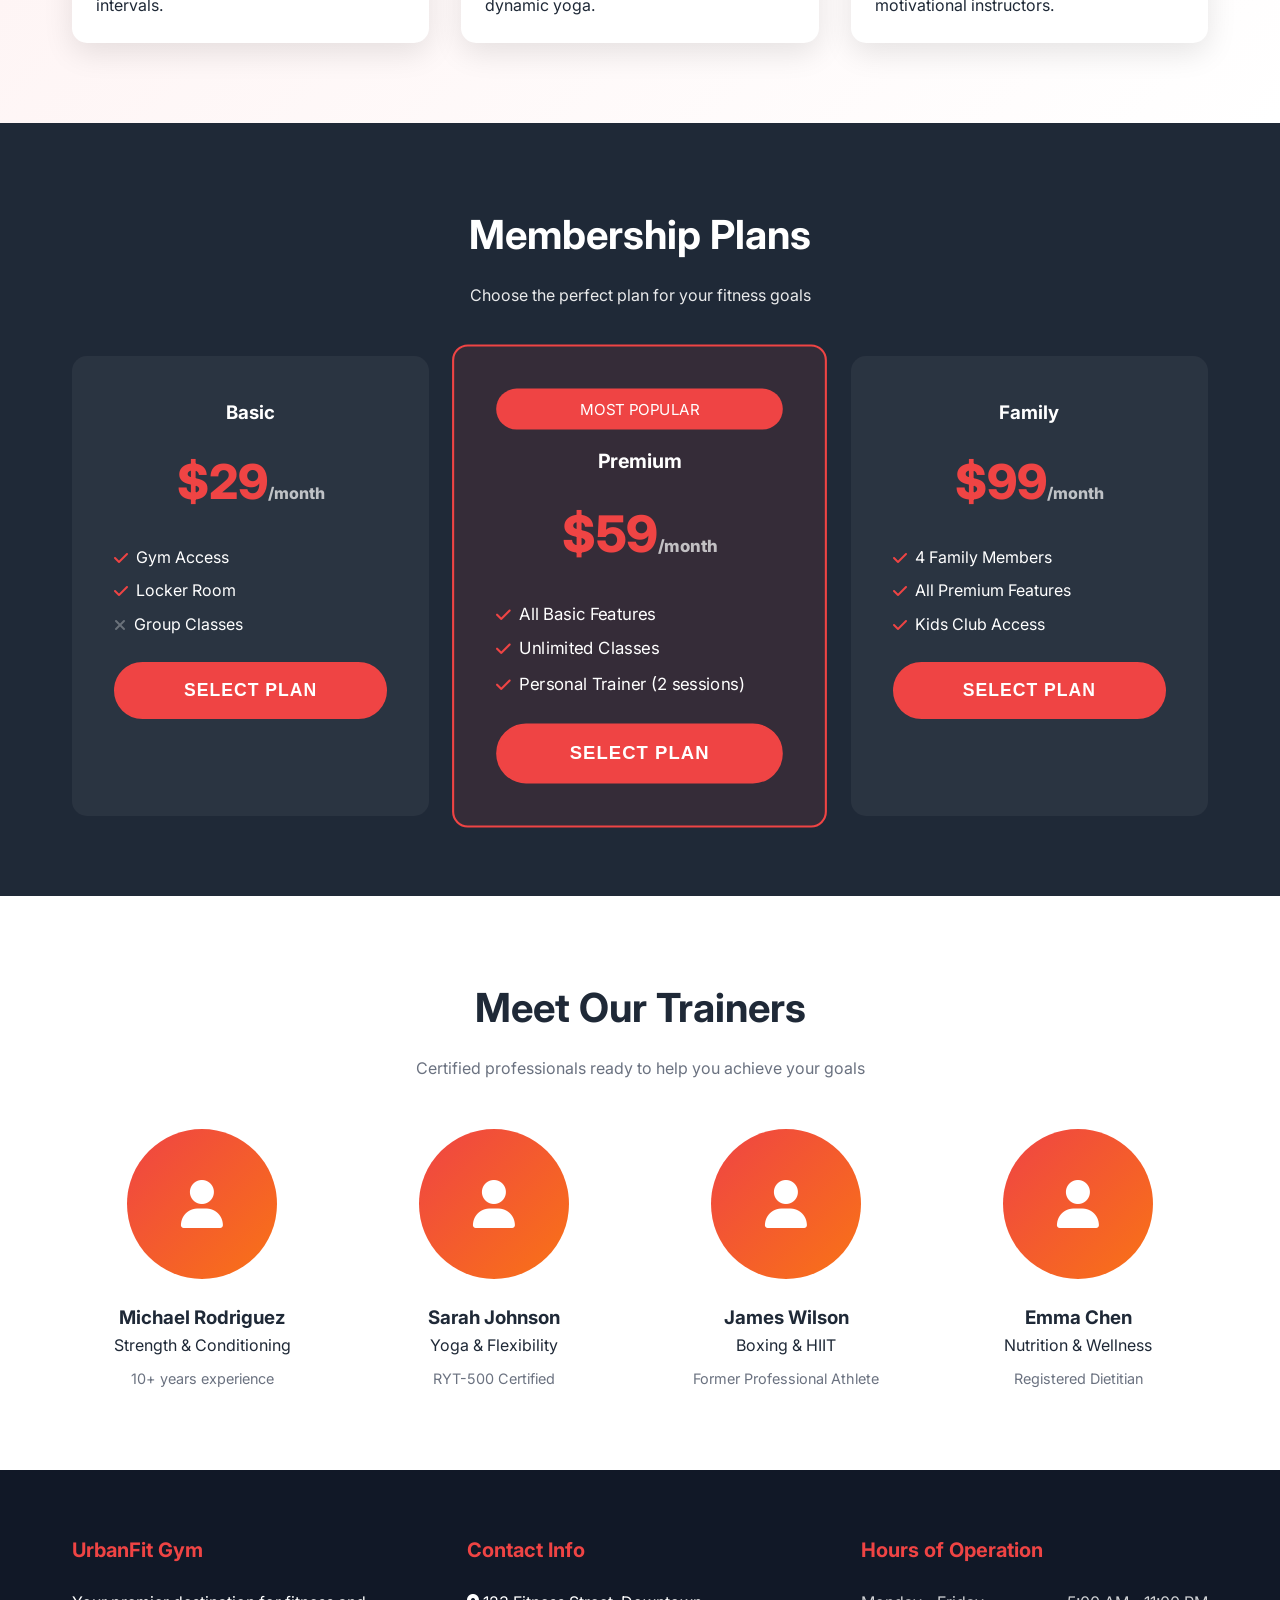
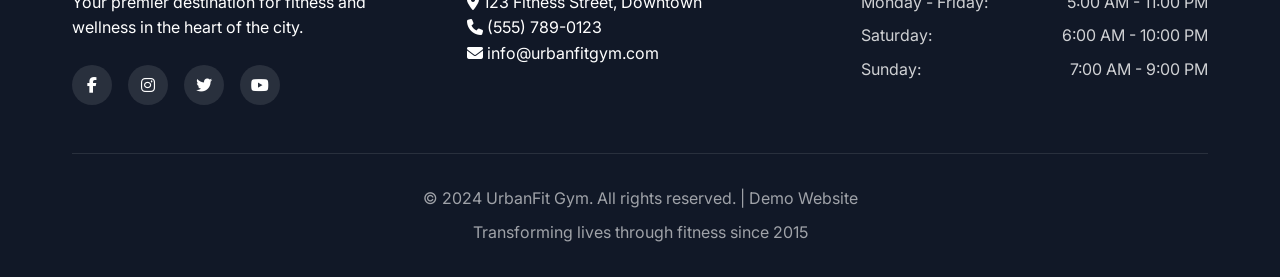
<file: sites/urbanfit-gym/index.html>
<!DOCTYPE html>
<html lang="en">
<head>
    <meta charset="UTF-8">
    <meta name="viewport" content="width=device-width, initial-scale=1.0">
    <title>UrbanFit Gym | Fitness & Wellness Center</title>
    <style>
        :root {
            --primary: #ef4444;
            --secondary: #dc2626;
            --accent: #f97316;
            --dark: #1f2937;
            --light: #fef2f2;
        }
        
        * {
            margin: 0;
            padding: 0;
            box-sizing: border-box;
        }
        
        body {
            font-family: 'Inter', -apple-system, BlinkMacSystemFont, sans-serif;
            line-height: 1.6;
            color: var(--dark);
            background: #f9fafb;
        }
        
        .site-badge {
            position: fixed;
            top: 20px;
            right: 20px;
            background: rgba(239, 68, 68, 0.1);
            color: var(--primary);
            padding: 0.5rem 1rem;
            border-radius: 20px;
            font-size: 0.9rem;
            border: 2px solid var(--primary);
            z-index: 1000;
            font-weight: 600;
        }
        
        .container {
            max-width: 1200px;
            margin: 0 auto;
            padding: 0 2rem;
        }
        
        /* Header */
        .header {
            background: white;
            box-shadow: 0 2px 20px rgba(0,0,0,0.1);
            position: sticky;
            top: 0;
            z-index: 999;
        }
        
        .nav {
            display: flex;
            justify-content: space-between;
            align-items: center;
            padding: 1.5rem 0;
        }
        
        .logo {
            display: flex;
            align-items: center;
            gap: 0.75rem;
            font-size: 1.75rem;
            font-weight: 800;
            color: var(--primary);
        }
        
        .nav-links {
            display: flex;
            gap: 2.5rem;
            list-style: none;
        }
        
        .nav-links a {
            color: var(--dark);
            text-decoration: none;
            font-weight: 600;
            font-size: 1rem;
            transition: color 0.3s;
            position: relative;
        }
        
        .nav-links a:hover {
            color: var(--primary);
        }
        
        /* Hero */
        .hero {
            background: linear-gradient(rgba(0,0,0,0.7), rgba(0,0,0,0.7)), 
                        url('data:image/svg+xml,<svg xmlns="http://www.w3.org/2000/svg" viewBox="0 0 1000 500"><path fill="%23ef4444" d="M0,100 Q250,0 500,100 T1000,100 V500 H0 Z" opacity="0.3"/></svg>');
            background-color: #1f2937;
            background-size: cover;
            color: white;
            padding: 8rem 0 6rem;
            text-align: center;
        }
        
        .hero h1 {
            font-size: 3.5rem;
            font-weight: 800;
            margin-bottom: 1.5rem;
            line-height: 1.1;
        }
        
        .hero p {
            font-size: 1.25rem;
            max-width: 600px;
            margin: 0 auto 2.5rem;
            opacity: 0.9;
        }
        
        .btn {
            display: inline-block;
            background: var(--primary);
            color: white;
            padding: 1rem 2.5rem;
            border-radius: 50px;
            text-decoration: none;
            font-weight: 700;
            font-size: 1.1rem;
            text-transform: uppercase;
            letter-spacing: 1px;
            transition: all 0.3s;
            border: 2px solid var(--primary);
        }
        
        .btn:hover {
            background: transparent;
            color: white;
            transform: translateY(-3px);
            box-shadow: 0 10px 30px rgba(239, 68, 68, 0.3);
        }
        
        /* Features */
        .features {
            padding: 5rem 0;
            background: white;
        }
        
        .features-grid {
            display: grid;
            grid-template-columns: repeat(auto-fit, minmax(300px, 1fr));
            gap: 2rem;
            margin-top: 3rem;
        }
        
        .feature-card {
            background: var(--light);
            padding: 2.5rem;
            border-radius: 15px;
            text-align: center;
            transition: all 0.3s;
            border: 2px solid transparent;
        }
        
        .feature-card:hover {
            transform: translateY(-10px);
            border-color: var(--primary);
            box-shadow: 0 20px 40px rgba(239, 68, 68, 0.1);
        }
        
        .feature-icon {
            width: 80px;
            height: 80px;
            background: linear-gradient(135deg, var(--primary), var(--accent));
            border-radius: 50%;
            display: flex;
            align-items: center;
            justify-content: center;
            margin: 0 auto 1.5rem;
        }
        
        .feature-icon i {
            color: white;
            font-size: 2rem;
        }
        
        /* Classes */
        .classes {
            padding: 5rem 0;
            background: linear-gradient(135deg, #fef2f2 0%, #ffffff 100%);
        }
        
        .classes-grid {
            display: grid;
            grid-template-columns: repeat(auto-fit, minmax(280px, 1fr));
            gap: 2rem;
            margin-top: 3rem;
        }
        
        .class-card {
            background: white;
            border-radius: 15px;
            overflow: hidden;
            box-shadow: 0 10px 30px rgba(0,0,0,0.1);
            transition: transform 0.3s;
        }
        
        .class-card:hover {
            transform: translateY(-10px);
        }
        
        .class-header {
            background: linear-gradient(135deg, var(--primary), var(--accent));
            color: white;
            padding: 1.5rem;
            text-align: center;
        }
        
        .class-content {
            padding: 1.5rem;
        }
        
        .class-time {
            color: var(--primary);
            font-weight: 700;
            margin-bottom: 0.5rem;
        }
        
        /* Membership */
        .membership {
            padding: 5rem 0;
            background: var(--dark);
            color: white;
        }
        
        .membership-grid {
            display: grid;
            grid-template-columns: repeat(auto-fit, minmax(300px, 1fr));
            gap: 2rem;
            margin-top: 3rem;
        }
        
        .plan-card {
            background: rgba(255,255,255,0.05);
            border-radius: 15px;
            padding: 2.5rem;
            text-align: center;
            transition: all 0.3s;
            border: 2px solid transparent;
        }
        
        .plan-card.popular {
            background: rgba(239, 68, 68, 0.1);
            border-color: var(--primary);
            transform: scale(1.05);
        }
        
        .plan-price {
            font-size: 3rem;
            font-weight: 800;
            color: var(--primary);
            margin: 1rem 0;
        }
        
        .plan-price span {
            font-size: 1rem;
            color: rgba(255,255,255,0.7);
        }
        
        /* Trainers */
        .trainers {
            padding: 5rem 0;
            background: white;
        }
        
        .trainers-grid {
            display: grid;
            grid-template-columns: repeat(auto-fit, minmax(250px, 1fr));
            gap: 2rem;
            margin-top: 3rem;
        }
        
        .trainer-card {
            text-align: center;
        }
        
        .trainer-avatar {
            width: 150px;
            height: 150px;
            background: linear-gradient(135deg, var(--primary), var(--accent));
            border-radius: 50%;
            margin: 0 auto 1.5rem;
            display: flex;
            align-items: center;
            justify-content: center;
            font-size: 3rem;
            color: white;
        }
        
        /* Footer */
        .footer {
            background: #111827;
            color: white;
            padding: 4rem 0 2rem;
        }
        
        .footer-grid {
            display: grid;
            grid-template-columns: repeat(auto-fit, minmax(250px, 1fr));
            gap: 3rem;
            margin-bottom: 3rem;
        }
        
        .footer-section h4 {
            color: var(--primary);
            margin-bottom: 1.5rem;
            font-size: 1.25rem;
        }
        
        .hours-list p {
            display: flex;
            justify-content: space-between;
            margin-bottom: 0.5rem;
            color: rgba(255,255,255,0.8);
        }
        
        .social-links {
            display: flex;
            gap: 1rem;
            margin-top: 1.5rem;
        }
        
        .social-links a {
            width: 40px;
            height: 40px;
            background: rgba(255,255,255,0.1);
            border-radius: 50%;
            display: flex;
            align-items: center;
            justify-content: center;
            color: white;
            text-decoration: none;
            transition: all 0.3s;
        }
        
        .social-links a:hover {
            background: var(--primary);
            transform: translateY(-3px);
        }
        
        .copyright {
            text-align: center;
            padding-top: 2rem;
            border-top: 1px solid rgba(255,255,255,0.1);
            color: rgba(255,255,255,0.6);
        }
        
        /* Responsive */
        @media (max-width: 768px) {
            .hero h1 {
                font-size: 2.5rem;
            }
            
            .nav-links {
                display: none;
            }
            
            .plan-card.popular {
                transform: none;
            }
        }
        
        /* Animations */
        @keyframes pulse {
            0%, 100% { transform: scale(1); }
            50% { transform: scale(1.05); }
        }
        
        .pulse {
            animation: pulse 2s infinite;
        }
    </style>
    <link rel="stylesheet" href="https://cdnjs.cloudflare.com/ajax/libs/font-awesome/6.4.0/css/all.min.css">
    <link href="https://fonts.googleapis.com/css2?family=Inter:wght@400;500;600;700;800&display=swap" rel="stylesheet">
</head>
<body>
    <div class="site-badge pulse">
        <i class="fas fa-dumbbell"></i> UrbanFit Gym
    </div>
    
    <header class="header">
        <div class="container">
            <nav class="nav">
                <div class="logo">
                    <i class="fas fa-dumbbell"></i>
                    UrbanFit
                </div>
                <ul class="nav-links">
                    <li><a href="#home">Home</a></li>
                    <li><a href="#classes">Classes</a></li>
                    <li><a href="#membership">Membership</a></li>
                    <li><a href="#trainers">Trainers</a></li>
                    <li><a href="#contact">Contact</a></li>
                </ul>
                <a href="#membership" class="btn">Join Now</a>
            </nav>
        </div>
    </header>

    <section class="hero" id="home">
        <div class="container">
            <h1>Transform Your Body, Transform Your Life</h1>
            <p>State-of-the-art fitness center with professional trainers, diverse classes, and a supportive community.</p>
            <div style="display: flex; gap: 1rem; justify-content: center; margin-top: 2rem;">
                <a href="#classes" class="btn">View Classes</a>
                <a href="#membership" class="btn" style="background: transparent; border-color: white;">Free Trial</a>
            </div>
        </div>
    </section>

    <section class="features">
        <div class="container">
            <div style="text-align: center; margin-bottom: 3rem;">
                <h2 style="font-size: 2.5rem; color: var(--dark); margin-bottom: 1rem;">Why Choose UrbanFit?</h2>
                <p style="color: #6b7280; max-width: 600px; margin: 0 auto;">Everything you need for your fitness journey</p>
            </div>
            <div class="features-grid">
                <div class="feature-card">
                    <div class="feature-icon">
                        <i class="fas fa-dumbbell"></i>
                    </div>
                    <h3>Modern Equipment</h3>
                    <p>Latest cardio and strength training machines from top brands.</p>
                </div>
                <div class="feature-card">
                    <div class="feature-icon">
                        <i class="fas fa-users"></i>
                    </div>
                    <h3>Expert Trainers</h3>
                    <p>Certified personal trainers with years of experience.</p>
                </div>
                <div class="feature-card">
                    <div class="feature-icon">
                        <i class="fas fa-calendar-alt"></i>
                    </div>
                    <h3>50+ Classes Weekly</h3>
                    <p>Yoga, HIIT, spin, boxing, and specialized programs.</p>
                </div>
            </div>
        </div>
    </section>

    <section class="classes" id="classes">
        <div class="container">
            <div style="text-align: center; margin-bottom: 3rem;">
                <h2 style="font-size: 2.5rem; color: var(--dark); margin-bottom: 1rem;">Popular Classes</h2>
                <p style="color: #6b7280;">Join our most sought-after fitness programs</p>
            </div>
            <div class="classes-grid">
                <div class="class-card">
                    <div class="class-header">
                        <h3>HIIT Training</h3>
                        <p>High Intensity Interval Training</p>
                    </div>
                    <div class="class-content">
                        <div class="class-time">Mon, Wed, Fri | 6:00 PM</div>
                        <p>45 minutes of intense cardio and strength intervals.</p>
                    </div>
                </div>
                <div class="class-card">
                    <div class="class-header">
                        <h3>Power Yoga</h3>
                        <p>Strength & Flexibility</p>
                    </div>
                    <div class="class-content">
                        <div class="class-time">Tue, Thu | 7:30 AM</div>
                        <p>Build strength and improve flexibility with dynamic yoga.</p>
                    </div>
                </div>
                <div class="class-card">
                    <div class="class-header">
                        <h3>Spin Cycle</h3>
                        <p>Cardio Cycling</p>
                    </div>
                    <div class="class-content">
                        <div class="class-time">Daily | Multiple Sessions</div>
                        <p>Energetic indoor cycling with motivational instructors.</p>
                    </div>
                </div>
            </div>
        </div>
    </section>

    <section class="membership" id="membership">
        <div class="container">
            <div style="text-align: center; margin-bottom: 3rem;">
                <h2 style="font-size: 2.5rem; margin-bottom: 1rem;">Membership Plans</h2>
                <p style="opacity: 0.9;">Choose the perfect plan for your fitness goals</p>
            </div>
            <div class="membership-grid">
                <div class="plan-card">
                    <h3>Basic</h3>
                    <div class="plan-price">$29<span>/month</span></div>
                    <ul style="list-style: none; margin: 1.5rem 0; text-align: left;">
                        <li style="margin-bottom: 0.5rem; display: flex; align-items: center; gap: 0.5rem;">
                            <i class="fas fa-check" style="color: var(--primary);"></i>
                            Gym Access
                        </li>
                        <li style="margin-bottom: 0.5rem; display: flex; align-items: center; gap: 0.5rem;">
                            <i class="fas fa-check" style="color: var(--primary);"></i>
                            Locker Room
                        </li>
                        <li style="margin-bottom: 0.5rem; display: flex; align-items: center; gap: 0.5rem;">
                            <i class="fas fa-times" style="color: rgba(255,255,255,0.3);"></i>
                            Group Classes
                        </li>
                    </ul>
                    <button class="btn" style="width: 100%;">Select Plan</button>
                </div>
                
                <div class="plan-card popular">
                    <div style="background: var(--primary); color: white; padding: 0.5rem; border-radius: 20px; margin-bottom: 1rem; font-size: 0.9rem;">
                        MOST POPULAR
                    </div>
                    <h3>Premium</h3>
                    <div class="plan-price">$59<span>/month</span></div>
                    <ul style="list-style: none; margin: 1.5rem 0; text-align: left;">
                        <li style="margin-bottom: 0.5rem; display: flex; align-items: center; gap: 0.5rem;">
                            <i class="fas fa-check" style="color: var(--primary);"></i>
                            All Basic Features
                        </li>
                        <li style="margin-bottom: 0.5rem; display: flex; align-items: center; gap: 0.5rem;">
                            <i class="fas fa-check" style="color: var(--primary);"></i>
                            Unlimited Classes
                        </li>
                        <li style="margin-bottom: 0.5rem; display: flex; align-items: center; gap: 0.5rem;">
                            <i class="fas fa-check" style="color: var(--primary);"></i>
                            Personal Trainer (2 sessions)
                        </li>
                    </ul>
                    <button class="btn" style="width: 100%;">Select Plan</button>
                </div>
                
                <div class="plan-card">
                    <h3>Family</h3>
                    <div class="plan-price">$99<span>/month</span></div>
                    <ul style="list-style: none; margin: 1.5rem 0; text-align: left;">
                        <li style="margin-bottom: 0.5rem; display: flex; align-items: center; gap: 0.5rem;">
                            <i class="fas fa-check" style="color: var(--primary);"></i>
                            4 Family Members
                        </li>
                        <li style="margin-bottom: 0.5rem; display: flex; align-items: center; gap: 0.5rem;">
                            <i class="fas fa-check" style="color: var(--primary);"></i>
                            All Premium Features
                        </li>
                        <li style="margin-bottom: 0.5rem; display: flex; align-items: center; gap: 0.5rem;">
                            <i class="fas fa-check" style="color: var(--primary);"></i>
                            Kids Club Access
                        </li>
                    </ul>
                    <button class="btn" style="width: 100%;">Select Plan</button>
                </div>
            </div>
        </div>
    </section>

    <section class="trainers" id="trainers">
        <div class="container">
            <div style="text-align: center; margin-bottom: 3rem;">
                <h2 style="font-size: 2.5rem; color: var(--dark); margin-bottom: 1rem;">Meet Our Trainers</h2>
                <p style="color: #6b7280;">Certified professionals ready to help you achieve your goals</p>
            </div>
            <div class="trainers-grid">
                <div class="trainer-card">
                    <div class="trainer-avatar">
                        <i class="fas fa-user"></i>
                    </div>
                    <h3>Michael Rodriguez</h3>
                    <p>Strength & Conditioning</p>
                    <p style="color: #6b7280; font-size: 0.9rem; margin-top: 0.5rem;">10+ years experience</p>
                </div>
                <div class="trainer-card">
                    <div class="trainer-avatar">
                        <i class="fas fa-user"></i>
                    </div>
                    <h3>Sarah Johnson</h3>
                    <p>Yoga & Flexibility</p>
                    <p style="color: #6b7280; font-size: 0.9rem; margin-top: 0.5rem;">RYT-500 Certified</p>
                </div>
                <div class="trainer-card">
                    <div class="trainer-avatar">
                        <i class="fas fa-user"></i>
                    </div>
                    <h3>James Wilson</h3>
                    <p>Boxing & HIIT</p>
                    <p style="color: #6b7280; font-size: 0.9rem; margin-top: 0.5rem;">Former Professional Athlete</p>
                </div>
                <div class="trainer-card">
                    <div class="trainer-avatar">
                        <i class="fas fa-user"></i>
                    </div>
                    <h3>Emma Chen</h3>
                    <p>Nutrition & Wellness</p>
                    <p style="color: #6b7280; font-size: 0.9rem; margin-top: 0.5rem;">Registered Dietitian</p>
                </div>
            </div>
        </div>
    </section>

    <footer class="footer" id="contact">
        <div class="container">
            <div class="footer-grid">
                <div class="footer-section">
                    <h4>UrbanFit Gym</h4>
                    <p>Your premier destination for fitness and wellness in the heart of the city.</p>
                    <div class="social-links">
                        <a href="#"><i class="fab fa-facebook-f"></i></a>
                        <a href="#"><i class="fab fa-instagram"></i></a>
                        <a href="#"><i class="fab fa-twitter"></i></a>
                        <a href="#"><i class="fab fa-youtube"></i></a>
                    </div>
                </div>
                <div class="footer-section">
                    <h4>Contact Info</h4>
                    <p><i class="fas fa-map-marker-alt"></i> 123 Fitness Street, Downtown</p>
                    <p><i class="fas fa-phone"></i> (555) 789-0123</p>
                    <p><i class="fas fa-envelope"></i> info@urbanfitgym.com</p>
                </div>
                <div class="footer-section">
                    <h4>Hours of Operation</h4>
                    <div class="hours-list">
                        <p><span>Monday - Friday:</span> 5:00 AM - 11:00 PM</p>
                        <p><span>Saturday:</span> 6:00 AM - 10:00 PM</p>
                        <p><span>Sunday:</span> 7:00 AM - 9:00 PM</p>
                    </div>
                </div>
            </div>
            <div class="copyright">
                <p>&copy; 2024 UrbanFit Gym. All rights reserved. | Demo Website</p>
                <p style="margin-top: 0.5rem;">Transforming lives through fitness since 2015</p>
            </div>
        </div>
    </footer>

    <script>
        // Smooth scrolling
        document.querySelectorAll('a[href^="#"]').forEach(anchor => {
            anchor.addEventListener('click', function(e) {
                e.preventDefault();
                const targetId = this.getAttribute('href');
                if(targetId === '#') return;
                
                const targetElement = document.querySelector(targetId);
                if(targetElement) {
                    const headerHeight = document.querySelector('.header').offsetHeight;
                    window.scrollTo({
                        top: targetElement.offsetTop - headerHeight,
                        behavior: 'smooth'
                    });
                }
            });
        });

        // Membership plan selection
        document.querySelectorAll('.plan-card .btn').forEach(button => {
            button.addEventListener('click', function() {
                const plan = this.closest('.plan-card').querySelector('h3').textContent;
                const price = this.closest('.plan-card').querySelector('.plan-price').textContent;
                
                // Show modal
                showModal(
                    `Join ${plan} Plan`,
                    `You've selected the ${plan} plan for ${price}. In a real scenario, you would be redirected to the signup process.`
                );
            });
        });

        // Modal function
        function showModal(title, message) {
            const modal = document.createElement('div');
            modal.style.cssText = `
                position: fixed;
                top: 0;
                left: 0;
                width: 100%;
                height: 100%;
                background: rgba(0,0,0,0.5);
                display: flex;
                justify-content: center;
                align-items: center;
                z-index: 9999;
            `;
            
            modal.innerHTML = `
                <div style="
                    background: white;
                    padding: 2rem;
                    border-radius: 15px;
                    max-width: 400px;
                    width: 90%;
                    text-align: center;
                    box-shadow: 0 20px 60px rgba(0,0,0,0.3);
                ">
                    <h3 style="color: var(--primary); margin-bottom: 1rem;">${title}</h3>
                    <p style="color: #6b7280; margin-bottom: 1.5rem;">${message}</p>
                    <button style="
                        background: var(--primary);
                        color: white;
                        border: none;
                        padding: 0.75rem 2rem;
                        border-radius: 50px;
                        font-weight: 600;
                        cursor: pointer;
                        transition: background 0.3s;
                    " onmouseover="this.style.background='var(--secondary)'"
                       onmouseout="this.style.background='var(--primary)'">
                        Got it!
                    </button>
                </div>
            `;
            
            document.body.appendChild(modal);
            
            // Close modal
            const closeBtn = modal.querySelector('button');
            closeBtn.addEventListener('click', function() {
                document.body.removeChild(modal);
            });
            
            // Close on background click
            modal.addEventListener('click', function(e) {
                if(e.target === modal) {
                    document.body.removeChild(modal);
                }
            });
        }

        // Animate counters for stats (if added later)
        const animateCounter = (element, target) => {
            let current = 0;
            const increment = target / 50;
            const timer = setInterval(() => {
                current += increment;
                if(current >= target) {
                    clearInterval(timer);
                    element.textContent = target;
                } else {
                    element.textContent = Math.floor(current);
                }
            }, 30);
        };

        // Add floating effect to badge
        const badge = document.querySelector('.site-badge');
        let direction = 1;
        let position = 0;
        
        setInterval(() => {
            position += 0.5 * direction;
            if(position > 5 || position < -5) {
                direction *= -1;
            }
            badge.style.transform = `translateY(${position}px)`;
        }, 50);
    </script>
</body>
</html>
</file>
<file: html/css/style.css>
:root {
    --primary: #2563eb;
    --primary-dark: #1d4ed8;
    --secondary: #0f172a;
    --accent: #3b82f6;
    --light: #f8fafc;
    --gray: #64748b;
    --gray-light: #e2e8f0;
    --success: #10b981;
    --danger: #ef4444;
    --warning: #f59e0b;
    --border-radius: 12px;
    --box-shadow: 0 10px 25px rgba(0, 0, 0, 0.05);
    --box-shadow-hover: 0 20px 40px rgba(0, 0, 0, 0.1);
    --transition: all 0.3s cubic-bezier(0.4, 0, 0.2, 1);
}

* {
    margin: 0;
    padding: 0;
    box-sizing: border-box;
}

body {
    font-family: 'Inter', system-ui, -apple-system, sans-serif;
    line-height: 1.6;
    color: var(--secondary);
    background: #ffffff;
    overflow-x: hidden;
}

.container {
    max-width: 1280px;
    margin: 0 auto;
    padding: 0 2rem;
}

/* Navbar */
.navbar {
    background: rgba(255, 255, 255, 0.95);
    backdrop-filter: blur(10px);
    border-bottom: 1px solid var(--gray-light);
    position: fixed;
    top: 0;
    left: 0;
    right: 0;
    z-index: 1000;
    padding: 1rem 0;
}

.navbar .container {
    display: flex;
    justify-content: space-between;
    align-items: center;
}

.logo {
    display: flex;
    align-items: center;
    gap: 0.75rem;
    font-size: 1.75rem;
    font-weight: 700;
    color: var(--secondary);
    text-decoration: none;
}

.logo i {
    color: var(--primary);
    font-size: 2rem;
}

.nav-links {
    display: flex;
    list-style: none;
    gap: 2.5rem;
}

.nav-links a {
    color: var(--gray);
    text-decoration: none;
    font-weight: 500;
    font-size: 1rem;
    transition: var(--transition);
    position: relative;
}

.nav-links a:hover {
    color: var(--primary);
}

.nav-links a::after {
    content: '';
    position: absolute;
    bottom: -4px;
    left: 0;
    width: 0;
    height: 2px;
    background: var(--primary);
    transition: var(--transition);
}

.nav-links a:hover::after {
    width: 100%;
}

.nav-buttons {
    display: flex;
    align-items: center;
    gap: 1rem;
}

.btn-login {
    color: var(--gray);
    text-decoration: none;
    font-weight: 500;
    padding: 0.5rem 1.5rem;
    border-radius: var(--border-radius);
    transition: var(--transition);
}

.btn-login:hover {
    color: var(--primary);
    background: var(--gray-light);
}

.btn-trial {
    background: var(--primary);
    color: white;
    text-decoration: none;
    font-weight: 600;
    padding: 0.75rem 2rem;
    border-radius: var(--border-radius);
    transition: var(--transition);
}

.btn-trial:hover {
    background: var(--primary-dark);
    transform: translateY(-2px);
    box-shadow: var(--box-shadow);
}

/* Hero Section */
.hero {
    padding: 8rem 0 6rem;
    background: linear-gradient(135deg, #f6f9ff 0%, #ffffff 100%);
    overflow: hidden;
}

.hero .container {
    display: grid;
    grid-template-columns: 1fr 1fr;
    gap: 4rem;
    align-items: center;
}

.hero-content h1 {
    font-size: 3.5rem;
    font-weight: 800;
    line-height: 1.1;
    margin-bottom: 1.5rem;
    background: linear-gradient(to right, var(--secondary), var(--primary));
    -webkit-background-clip: text;
    -webkit-text-fill-color: transparent;
}

.subtitle {
    font-size: 1.25rem;
    color: var(--gray);
    margin-bottom: 2.5rem;
    max-width: 90%;
}

.hero-buttons {
    display: flex;
    gap: 1rem;
    margin-bottom: 3rem;
}

.btn-primary {
    background: var(--primary);
    color: white;
    text-decoration: none;
    padding: 1rem 2rem;
    border-radius: var(--border-radius);
    font-weight: 600;
    display: inline-flex;
    align-items: center;
    gap: 0.75rem;
    transition: var(--transition);
}

.btn-primary:hover {
    background: var(--primary-dark);
    transform: translateY(-2px);
    box-shadow: var(--box-shadow-hover);
}

.btn-secondary {
    background: white;
    color: var(--secondary);
    text-decoration: none;
    padding: 1rem 2rem;
    border-radius: var(--border-radius);
    font-weight: 600;
    display: inline-flex;
    align-items: center;
    gap: 0.75rem;
    border: 2px solid var(--gray-light);
    transition: var(--transition);
}

.btn-secondary:hover {
    border-color: var(--primary);
    color: var(--primary);
    transform: translateY(-2px);
    box-shadow: var(--box-shadow);
}

.hero-stats {
    display: flex;
    gap: 3rem;
}

.stat-item {
    text-align: center;
}

.stat-number {
    font-size: 2rem;
    font-weight: 700;
    color: var(--primary);
    margin-bottom: 0.25rem;
}

.stat-label {
    color: var(--gray);
    font-size: 0.9rem;
    font-weight: 500;
}

/* Mockup Dashboard */
.mockup-dashboard {
    background: white;
    border-radius: var(--border-radius);
    box-shadow: var(--box-shadow-hover);
    padding: 1.5rem;
    border: 1px solid var(--gray-light);
    transform: perspective(1000px) rotateY(-5deg);
    animation: float 6s ease-in-out infinite;
}

@keyframes float {
    0%, 100% { transform: perspective(1000px) rotateY(-5deg) translateY(0); }
    50% { transform: perspective(1000px) rotateY(-5deg) translateY(-20px); }
}

.mockup-header {
    display: flex;
    justify-content: flex-end;
    margin-bottom: 1.5rem;
}

.mockup-dots {
    display: flex;
    gap: 0.5rem;
}

.dot {
    width: 12px;
    height: 12px;
    border-radius: 50%;
}

.dot.red { background: #ff5f57; }
.dot.yellow { background: #ffbd2e; }
.dot.green { background: #28ca42; }

.mockup-content {
    display: grid;
    grid-template-columns: repeat(2, 1fr);
    gap: 1rem;
}

.folder, .file {
    background: var(--light);
    padding: 1rem;
    border-radius: 8px;
    display: flex;
    align-items: center;
    gap: 0.75rem;
    transition: var(--transition);
    border: 1px solid transparent;
}

.folder:hover, .file:hover {
    background: white;
    border-color: var(--gray-light);
    transform: translateY(-2px);
}

.folder i {
    color: #f59e0b;
    font-size: 1.25rem;
}

.file i {
    color: var(--primary);
    font-size: 1.25rem;
}

/* Sections Common */
.section-header {
    text-align: center;
    margin-bottom: 4rem;
}

.section-header h2 {
    font-size: 2.5rem;
    font-weight: 700;
    margin-bottom: 1rem;
    color: var(--secondary);
}

.section-header p {
    color: var(--gray);
    font-size: 1.125rem;
    max-width: 600px;
    margin: 0 auto;
}

/* Features */
.features {
    padding: 6rem 0;
    background: white;
}

.features-grid {
    display: grid;
    grid-template-columns: repeat(auto-fit, minmax(300px, 1fr));
    gap: 2rem;
}

.feature-card {
    background: var(--light);
    padding: 2rem;
    border-radius: var(--border-radius);
    transition: var(--transition);
    border: 1px solid transparent;
}

.feature-card:hover {
    background: white;
    border-color: var(--gray-light);
    transform: translateY(-5px);
    box-shadow: var(--box-shadow-hover);
}

.feature-icon {
    width: 60px;
    height: 60px;
    background: linear-gradient(135deg, var(--primary), var(--accent));
    border-radius: 16px;
    display: flex;
    align-items: center;
    justify-content: center;
    margin-bottom: 1.5rem;
}

.feature-icon i {
    font-size: 1.5rem;
    color: white;
}

.feature-card h3 {
    font-size: 1.25rem;
    font-weight: 600;
    margin-bottom: 1rem;
    color: var(--secondary);
}

.feature-card p {
    color: var(--gray);
    line-height: 1.7;
}

/* Security Section */
.security {
    padding: 6rem 0;
    background: linear-gradient(135deg, #f0f9ff 0%, #ffffff 100%);
}

.security-content {
    display: grid;
    grid-template-columns: 1fr 1fr;
    gap: 4rem;
    align-items: center;
}

.security-text h2 {
    font-size: 2.5rem;
    font-weight: 700;
    margin-bottom: 1.5rem;
    color: var(--secondary);
}

.security-text > p {
    color: var(--gray);
    font-size: 1.125rem;
    margin-bottom: 2rem;
}

.security-list {
    list-style: none;
}

.security-list li {
    display: flex;
    align-items: center;
    gap: 0.75rem;
    margin-bottom: 1rem;
}

.security-list i {
    color: var(--success);
    font-size: 1.25rem;
}

.security-list span {
    color: var(--secondary);
    font-weight: 500;
}

.security-visual {
    display: flex;
    justify-content: center;
    align-items: center;
}

.encryption-animation {
    position: relative;
    width: 300px;
    height: 200px;
}

.lock-icon, .server-icon {
    position: absolute;
    width: 80px;
    height: 80px;
    background: white;
    border-radius: 50%;
    display: flex;
    align-items: center;
    justify-content: center;
    box-shadow: var(--box-shadow);
    animation: pulse 2s infinite;
}

@keyframes pulse {
    0%, 100% { transform: scale(1); }
    50% { transform: scale(1.05); }
}

.lock-icon {
    left: 0;
    top: 50%;
    transform: translateY(-50%);
}

.lock-icon i {
    font-size: 2rem;
    color: var(--primary);
}

.server-icon {
    right: 0;
    top: 50%;
    transform: translateY(-50%);
}

.server-icon i {
    font-size: 2rem;
    color: var(--accent);
}

.data-flow {
    position: absolute;
    left: 100px;
    right: 100px;
    top: 50%;
    transform: translateY(-50%);
    height: 4px;
    background: linear-gradient(90deg, var(--primary), var(--accent));
    border-radius: 2px;
    overflow: hidden;
}

.data-node {
    position: absolute;
    width: 16px;
    height: 16px;
    background: white;
    border-radius: 50%;
    border: 3px solid var(--primary);
    animation: flow 3s linear infinite;
}

.data-node:nth-child(1) { animation-delay: 0s; }
.data-node:nth-child(2) { animation-delay: 1s; }
.data-node:nth-child(3) { animation-delay: 2s; }

@keyframes flow {
    0% { left: 0; transform: translateX(-100%); }
    100% { left: 100%; transform: translateX(0); }
}

/* Pricing */
.pricing {
    padding: 6rem 0;
    background: white;
}

.pricing-cards {
    display: grid;
    grid-template-columns: repeat(auto-fit, minmax(300px, 1fr));
    gap: 2rem;
    margin-bottom: 4rem;
}

.pricing-card {
    background: white;
    border: 2px solid var(--gray-light);
    border-radius: var(--border-radius);
    padding: 2.5rem;
    transition: var(--transition);
    position: relative;
}

.pricing-card:hover {
    border-color: var(--primary);
    transform: translateY(-5px);
    box-shadow: var(--box-shadow-hover);
}

.pricing-card.popular {
    border-color: var(--primary);
    background: linear-gradient(135deg, #f8fafc 0%, #ffffff 100%);
    transform: scale(1.05);
}

.popular-badge {
    position: absolute;
    top: -12px;
    left: 50%;
    transform: translateX(-50%);
    background: var(--primary);
    color: white;
    padding: 0.5rem 1.5rem;
    border-radius: 20px;
    font-size: 0.875rem;
    font-weight: 600;
}

.plan-header {
    text-align: center;
    margin-bottom: 2rem;
}

.plan-header h3 {
    font-size: 1.5rem;
    font-weight: 600;
    color: var(--secondary);
    margin-bottom: 1rem;
}

.price {
    font-size: 3rem;
    font-weight: 700;
    color: var(--secondary);
}

.price span {
    font-size: 1rem;
    color: var(--gray);
    font-weight: 400;
}

.plan-features {
    list-style: none;
    margin-bottom: 2rem;
}

.plan-features li {
    display: flex;
    align-items: center;
    gap: 0.75rem;
    margin-bottom: 1rem;
    color: var(--secondary);
}

.plan-features i.fa-check {
    color: var(--success);
}

.plan-features i.fa-times {
    color: var(--gray-light);
}

.btn-plan {
    display: block;
    text-align: center;
    background: var(--gray-light);
    color: var(--secondary);
    text-decoration: none;
    padding: 1rem 2rem;
    border-radius: var(--border-radius);
    font-weight: 600;
    transition: var(--transition);
}

.btn-plan:hover {
    background: var(--primary);
    color: white;
    transform: translateY(-2px);
}

.btn-popular {
    background: var(--primary);
    color: white;
}

.enterprise-cta {
    background: linear-gradient(135deg, var(--primary), var(--accent));
    color: white;
    padding: 3rem;
    border-radius: var(--border-radius);
    text-align: center;
}

.enterprise-cta h3 {
    font-size: 2rem;
    margin-bottom: 1rem;
}

.enterprise-cta p {
    font-size: 1.125rem;
    margin-bottom: 2rem;
    opacity: 0.9;
}

.btn-enterprise {
    display: inline-block;
    background: white;
    color: var(--primary);
    text-decoration: none;
    padding: 1rem 2.5rem;
    border-radius: var(--border-radius);
    font-weight: 600;
    transition: var(--transition);
}

.btn-enterprise:hover {
    transform: translateY(-2px);
    box-shadow: 0 10px 25px rgba(0, 0, 0, 0.2);
}

/* Testimonials */
.testimonials {
    padding: 6rem 0;
    background: var(--light);
}

.testimonial-grid {
    display: grid;
    grid-template-columns: repeat(auto-fit, minmax(300px, 1fr));
    gap: 2rem;
}

.testimonial-card {
    background: white;
    padding: 2rem;
    border-radius: var(--border-radius);
    box-shadow: var(--box-shadow);
    transition: var(--transition);
}

.testimonial-card:hover {
    transform: translateY(-5px);
    box-shadow: var(--box-shadow-hover);
}

.testimonial-content p {
    color: var(--gray);
    font-style: italic;
    margin-bottom: 1.5rem;
    line-height: 1.7;
}

.testimonial-author {
    display: flex;
    align-items: center;
    gap: 1rem;
}

.author-info h4 {
    color: var(--secondary);
    font-weight: 600;
    margin-bottom: 0.25rem;
}

.author-info p {
    color: var(--gray);
    font-size: 0.875rem;
}

/* CTA Section */
.cta-section {
    padding: 6rem 0;
    background: linear-gradient(135deg, var(--primary), var(--accent));
    color: white;
    text-align: center;
}

.cta-content h2 {
    font-size: 2.5rem;
    font-weight: 700;
    margin-bottom: 1rem;
}

.cta-content p {
    font-size: 1.125rem;
    opacity: 0.9;
    margin-bottom: 2.5rem;
    max-width: 600px;
    margin-left: auto;
    margin-right: auto;
}

.cta-buttons {
    display: flex;
    gap: 1rem;
    justify-content: center;
}

.btn-large {
    padding: 1.25rem 2.5rem;
    font-size: 1.125rem;
}

/* Footer */
footer {
    background: var(--secondary);
    color: white;
    padding: 4rem 0 2rem;
}

.footer-content {
    display: grid;
    grid-template-columns: 1fr 2fr;
    gap: 4rem;
    margin-bottom: 3rem;
}

.footer-brand .logo {
    color: white;
    margin-bottom: 1rem;
}

.footer-description {
    color: #94a3b8;
    margin-bottom: 1.5rem;
    line-height: 1.7;
}

.social-links {
    display: flex;
    gap: 1rem;
}

.social-links a {
    width: 40px;
    height: 40px;
    background: rgba(255, 255, 255, 0.1);
    border-radius: 50%;
    display: flex;
    align-items: center;
    justify-content: center;
    color: white;
    text-decoration: none;
    transition: var(--transition);
}

.social-links a:hover {
    background: var(--primary);
    transform: translateY(-2px);
}

.footer-links {
    display: grid;
    grid-template-columns: repeat(4, 1fr);
    gap: 2rem;
}

.link-group h4 {
    font-size: 1rem;
    font-weight: 600;
    margin-bottom: 1.25rem;
    color: white;
}

.link-group ul {
    list-style: none;
}

.link-group li {
    margin-bottom: 0.75rem;
}

.link-group a {
    color: #94a3b8;
    text-decoration: none;
    transition: var(--transition);
}

.link-group a:hover {
    color: white;
}

.footer-bottom {
    display: flex;
    justify-content: space-between;
    align-items: center;
    padding-top: 2rem;
    border-top: 1px solid rgba(255, 255, 255, 0.1);
}

.copyright p {
    color: #94a3b8;
    font-size: 0.875rem;
}

.btn-upgrade {
    background: var(--primary);
    color: white;
    text-decoration: none;
    padding: 0.75rem 1.5rem;
    border-radius: var(--border-radius);
    font-weight: 600;
    display: inline-flex;
    align-items: center;
    gap: 0.5rem;
    transition: var(--transition);
}

.btn-upgrade:hover {
    background: var(--primary-dark);
    transform: translateY(-2px);
}

/* Responsive */
@media (max-width: 1024px) {
    .hero .container {
        grid-template-columns: 1fr;
        text-align: center;
    }
    
    .security-content {
        grid-template-columns: 1fr;
    }
    
    .footer-content {
        grid-template-columns: 1fr;
    }
}

@media (max-width: 768px) {
    .navbar .container {
        flex-direction: column;
        gap: 1rem;
    }
    
    .nav-links {
        flex-wrap: wrap;
        justify-content: center;
    }
    
    .hero-content h1 {
        font-size: 2.5rem;
    }
    
    .hero-buttons {
        flex-direction: column;
    }
    
    .hero-stats {
        flex-direction: column;
        gap: 1.5rem;
    }
    
    .features-grid,
    .pricing-cards,
    .testimonial-grid {
        grid-template-columns: 1fr;
    }
    
    .footer-links {
        grid-template-columns: repeat(2, 1fr);
    }
    
    .footer-bottom {
        flex-direction: column;
        gap: 1rem;
        text-align: center;
    }
}

@media (max-width: 480px) {
    .container {
        padding: 0 1rem;
    }
    
    .section-header h2 {
        font-size: 2rem;
    }
    
    .footer-links {
        grid-template-columns: 1fr;
    }
}
</file>
